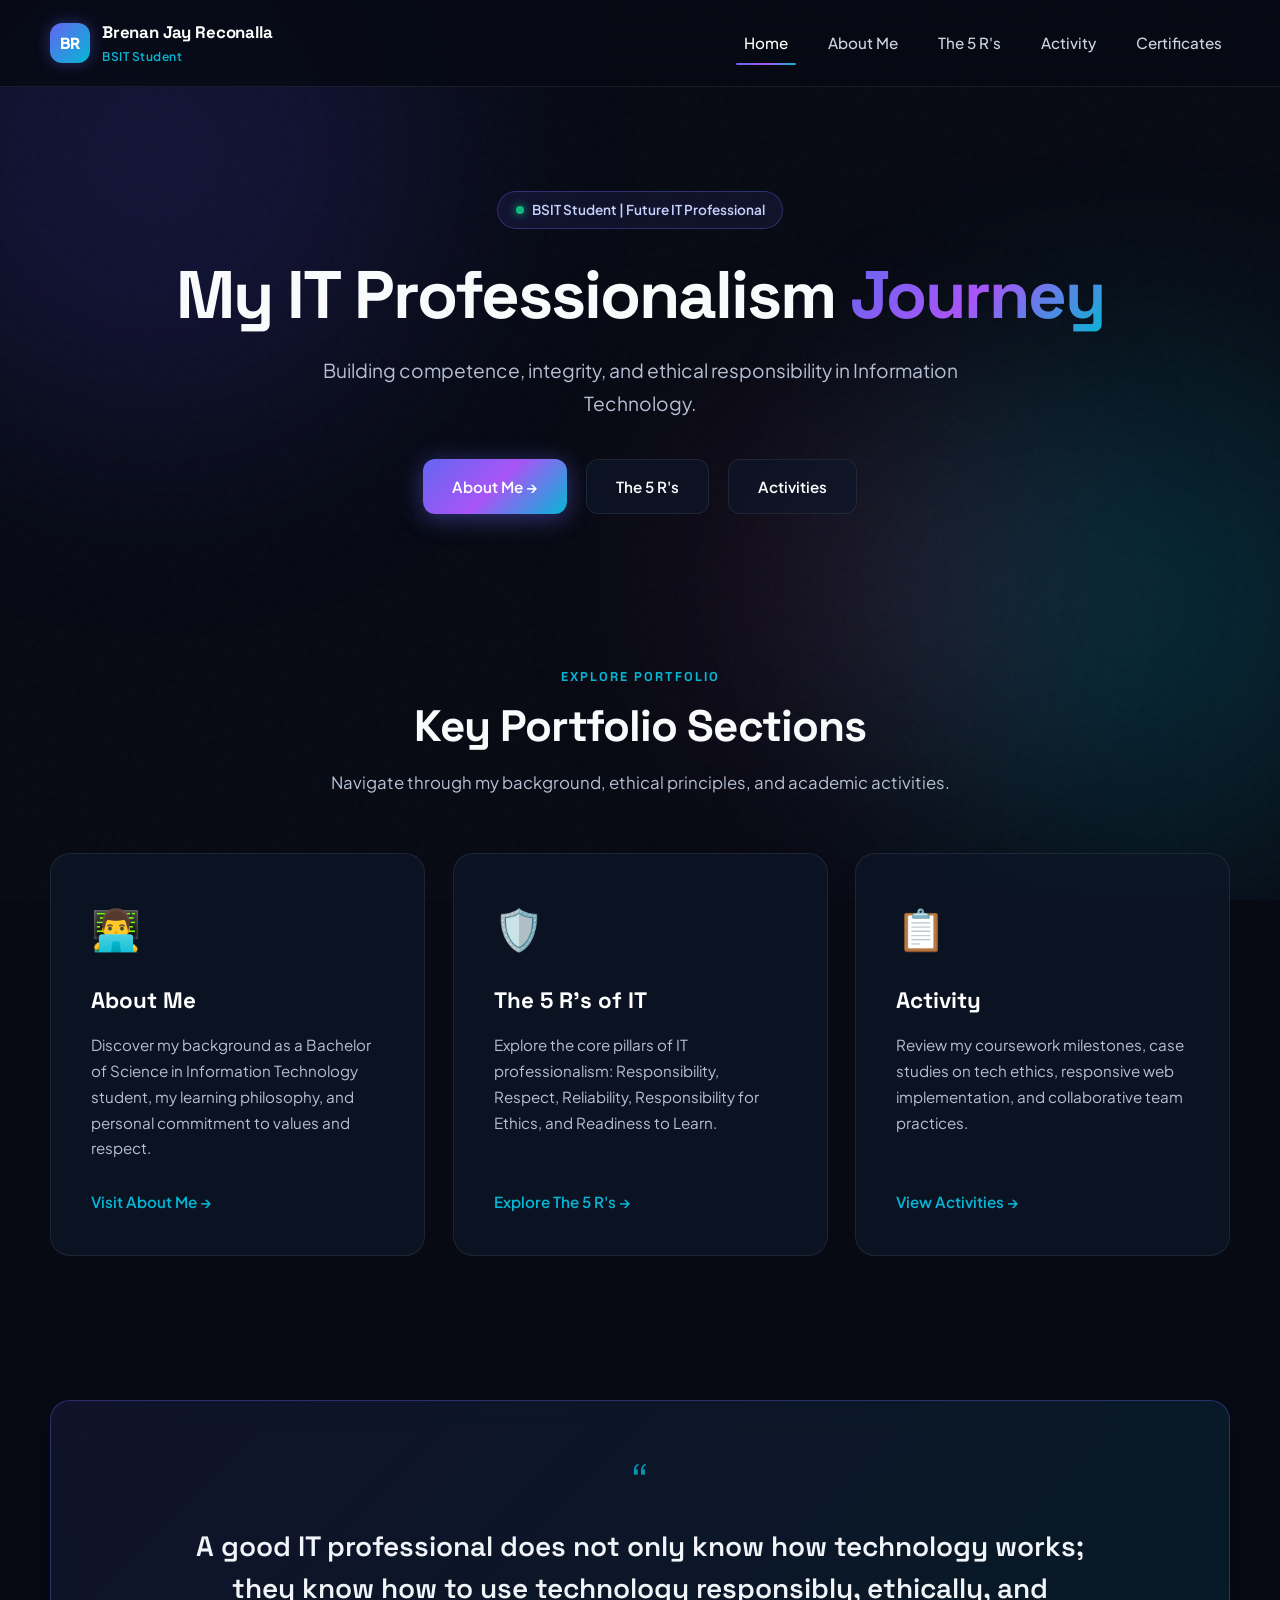
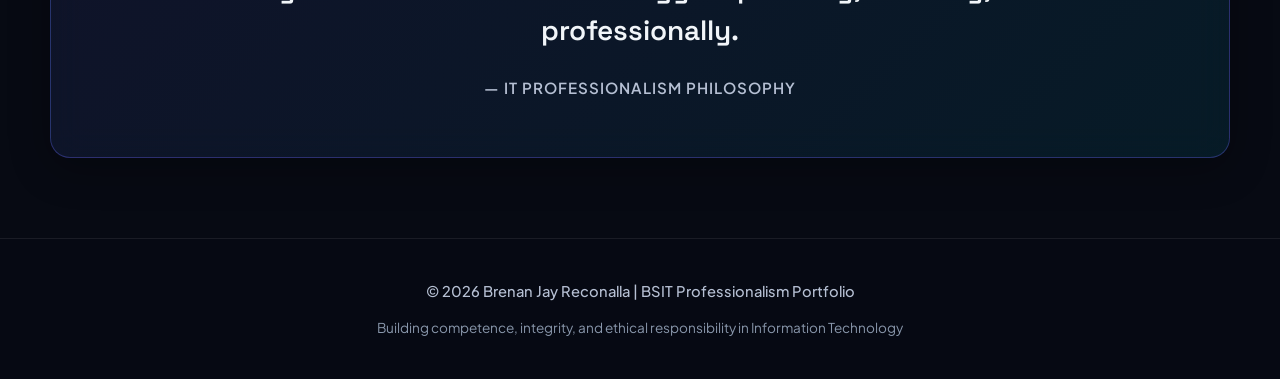
<file: index.html>
<!DOCTYPE html>
<html lang="en">
<head>
  <meta charset="UTF-8" />
  <meta name="viewport" content="width=device-width, initial-scale=1.0" />
  <title>Home | Brenan Jay Reconalla - IT Professionalism Journey</title>
  <meta name="description" content="Welcome to the IT Professionalism Portfolio of Brenan Jay Reconalla, BSIT student. Building competence, integrity, and ethical responsibility." />
  <meta name="theme-color" content="#070a13" />
  <link rel="icon" href="data:image/svg+xml,<svg xmlns=%22http://www.w3.org/2000/svg%22 viewBox=%220 0 100 100%22><text y=%22.9em%22 font-size=%2290%22>🎓</text></svg>" />

  <!-- Google Fonts Preconnect & Async Swap -->
  <link rel="preconnect" href="https://fonts.googleapis.com" />
  <link rel="preconnect" href="https://fonts.gstatic.com" crossorigin />
  <link rel="preload" as="style" href="https://fonts.googleapis.com/css2?family=Plus+Jakarta+Sans:wght@400;500;600;700;800&family=Space+Grotesk:wght@600;700&display=swap" />
  <link rel="stylesheet" href="https://fonts.googleapis.com/css2?family=Plus+Jakarta+Sans:wght@400;500;600;700;800&family=Space+Grotesk:wght@600;700&display=swap" media="print" onload="this.media='all'" />
  <noscript>
    <link rel="stylesheet" href="https://fonts.googleapis.com/css2?family=Plus+Jakarta+Sans:wght@400;500;600;700;800&family=Space+Grotesk:wght@600;700&display=swap" />
  </noscript>

  <!-- Shared Stylesheet -->
  <link rel="stylesheet" href="style.css" />
</head>
<body>

  <!-- Skip link for keyboard accessibility -->
  <a href="#main-content" class="skip-link">Skip to main content</a>

  <!-- Ambient Glow Background -->
  <div class="ambient-glow" aria-hidden="true">
    <div class="glow-sphere sphere-1"></div>
    <div class="glow-sphere sphere-2"></div>
    <div class="glow-sphere sphere-3"></div>
  </div>

  <div class="page-wrapper">
    <!-- Header & Navigation -->
    <header>
      <div class="container nav-container">
        <a href="index.html" class="brand" id="nav-brand" aria-label="Brenan Jay Reconalla - Home">
          <div class="brand-avatar" aria-hidden="true">BR</div>
          <div class="brand-info">
            <span class="brand-name">Brenan Jay Reconalla</span>
            <span class="brand-tag">BSIT Student</span>
          </div>
        </a>

        <button class="menu-toggle" id="menu-btn" type="button" aria-label="Open navigation menu" aria-expanded="false" aria-controls="nav-menu">
          <span aria-hidden="true">☰</span>
        </button>

        <nav aria-label="Main navigation">
          <ul class="nav-links" id="nav-menu">
            <li><a href="index.html" class="active" aria-current="page">Home</a></li>
            <li><a href="about.html">About Me</a></li>
            <li><a href="fivers.html">The 5 R's</a></li>
            <li><a href="activity.html">Activity</a></li>
            <li><a href="certificate.html">Certificates</a></li>
          </ul>
        </nav>
      </div>
    </header>

    <main id="main-content">
      <!-- Hero Section -->
      <section class="hero container">
        <div class="badge">
          <span class="badge-indicator" aria-hidden="true"></span>
          BSIT Student | Future IT Professional
        </div>
        <h1 class="hero-title">
          My IT Professionalism <span class="gradient-text">Journey</span>
        </h1>
        <p class="hero-subtitle">
          Building competence, integrity, and ethical responsibility in Information Technology.
        </p>
        <div class="hero-buttons">
          <a href="about.html" class="btn btn-primary" id="btn-hero-about">About Me &rarr;</a>
          <a href="fivers.html" class="btn btn-outline" id="btn-hero-fivers">The 5 R's</a>
          <a href="activity.html" class="btn btn-outline" id="btn-hero-activity">Activities</a>
        </div>
      </section>

      <!-- Portfolio Sections Overview -->
      <section class="section container">
        <div class="section-header">
          <span class="section-tag">Explore Portfolio</span>
          <h2 class="section-heading">Key Portfolio Sections</h2>
          <p class="section-desc">Navigate through my background, ethical principles, and academic activities.</p>
        </div>

        <div class="preview-grid">
          <!-- Card 1: About Me -->
          <article class="preview-card">
            <span class="preview-icon" aria-hidden="true">👨‍💻</span>
            <h3 class="preview-title">About Me</h3>
            <p class="preview-desc">
              Discover my background as a Bachelor of Science in Information Technology student, my learning philosophy, and personal commitment to values and respect.
            </p>
            <a href="about.html" class="preview-link" id="link-preview-about">Visit About Me &rarr;</a>
          </article>

          <!-- Card 2: The 5 R's -->
          <article class="preview-card">
            <span class="preview-icon" aria-hidden="true">🛡️</span>
            <h3 class="preview-title">The 5 R's of IT</h3>
            <p class="preview-desc">
              Explore the core pillars of IT professionalism: Responsibility, Respect, Reliability, Responsibility for Ethics, and Readiness to Learn.
            </p>
            <a href="fivers.html" class="preview-link" id="link-preview-fivers">Explore The 5 R's &rarr;</a>
          </article>

          <!-- Card 3: Activity -->
          <article class="preview-card">
            <span class="preview-icon" aria-hidden="true">📋</span>
            <h3 class="preview-title">Activity</h3>
            <p class="preview-desc">
              Review my coursework milestones, case studies on tech ethics, responsive web implementation, and collaborative team practices.
            </p>
            <a href="activity.html" class="preview-link" id="link-preview-activity">View Activities &rarr;</a>
          </article>
        </div>
      </section>

      <!-- Quote Banner Section -->
      <section class="quote-section container">
        <div class="quote-box">
          <div class="quote-icon" aria-hidden="true">&ldquo;</div>
          <blockquote class="quote-text">
            A good IT professional does not only know how technology works; they know how to use technology responsibly, ethically, and professionally.
          </blockquote>
          <p class="quote-author">&mdash; IT Professionalism Philosophy</p>
        </div>
      </section>
    </main>

    <!-- Footer -->
    <footer>
      <div class="container footer-content">
        <p class="footer-copy">&copy; 2026 Brenan Jay Reconalla | BSIT Professionalism Portfolio</p>
        <p class="footer-sub">Building competence, integrity, and ethical responsibility in Information Technology</p>
      </div>
    </footer>
  </div>

  <script>
    // Mobile navigation toggle with accessibility keyboard support
    const menuBtn = document.getElementById('menu-btn');
    const navMenu = document.getElementById('nav-menu');

    if (menuBtn && navMenu) {
      const toggleMenu = (open) => {
        const isOpen = open !== undefined ? open : !navMenu.classList.contains('show');
        navMenu.classList.toggle('show', isOpen);
        menuBtn.setAttribute('aria-expanded', String(isOpen));
        menuBtn.setAttribute('aria-label', isOpen ? 'Close navigation menu' : 'Open navigation menu');
      };

      menuBtn.addEventListener('click', () => toggleMenu());

      // Close menu on Escape key press
      document.addEventListener('keydown', (e) => {
        if (e.key === 'Escape' && navMenu.classList.contains('show')) {
          toggleMenu(false);
          menuBtn.focus();
        }
      });

      // Close menu when any nav link is clicked
      navMenu.querySelectorAll('a').forEach(link => {
        link.addEventListener('click', () => {
          if (navMenu.classList.contains('show')) {
            toggleMenu(false);
          }
        });
      });
    }
  </script>
</body>
</html>
</file>
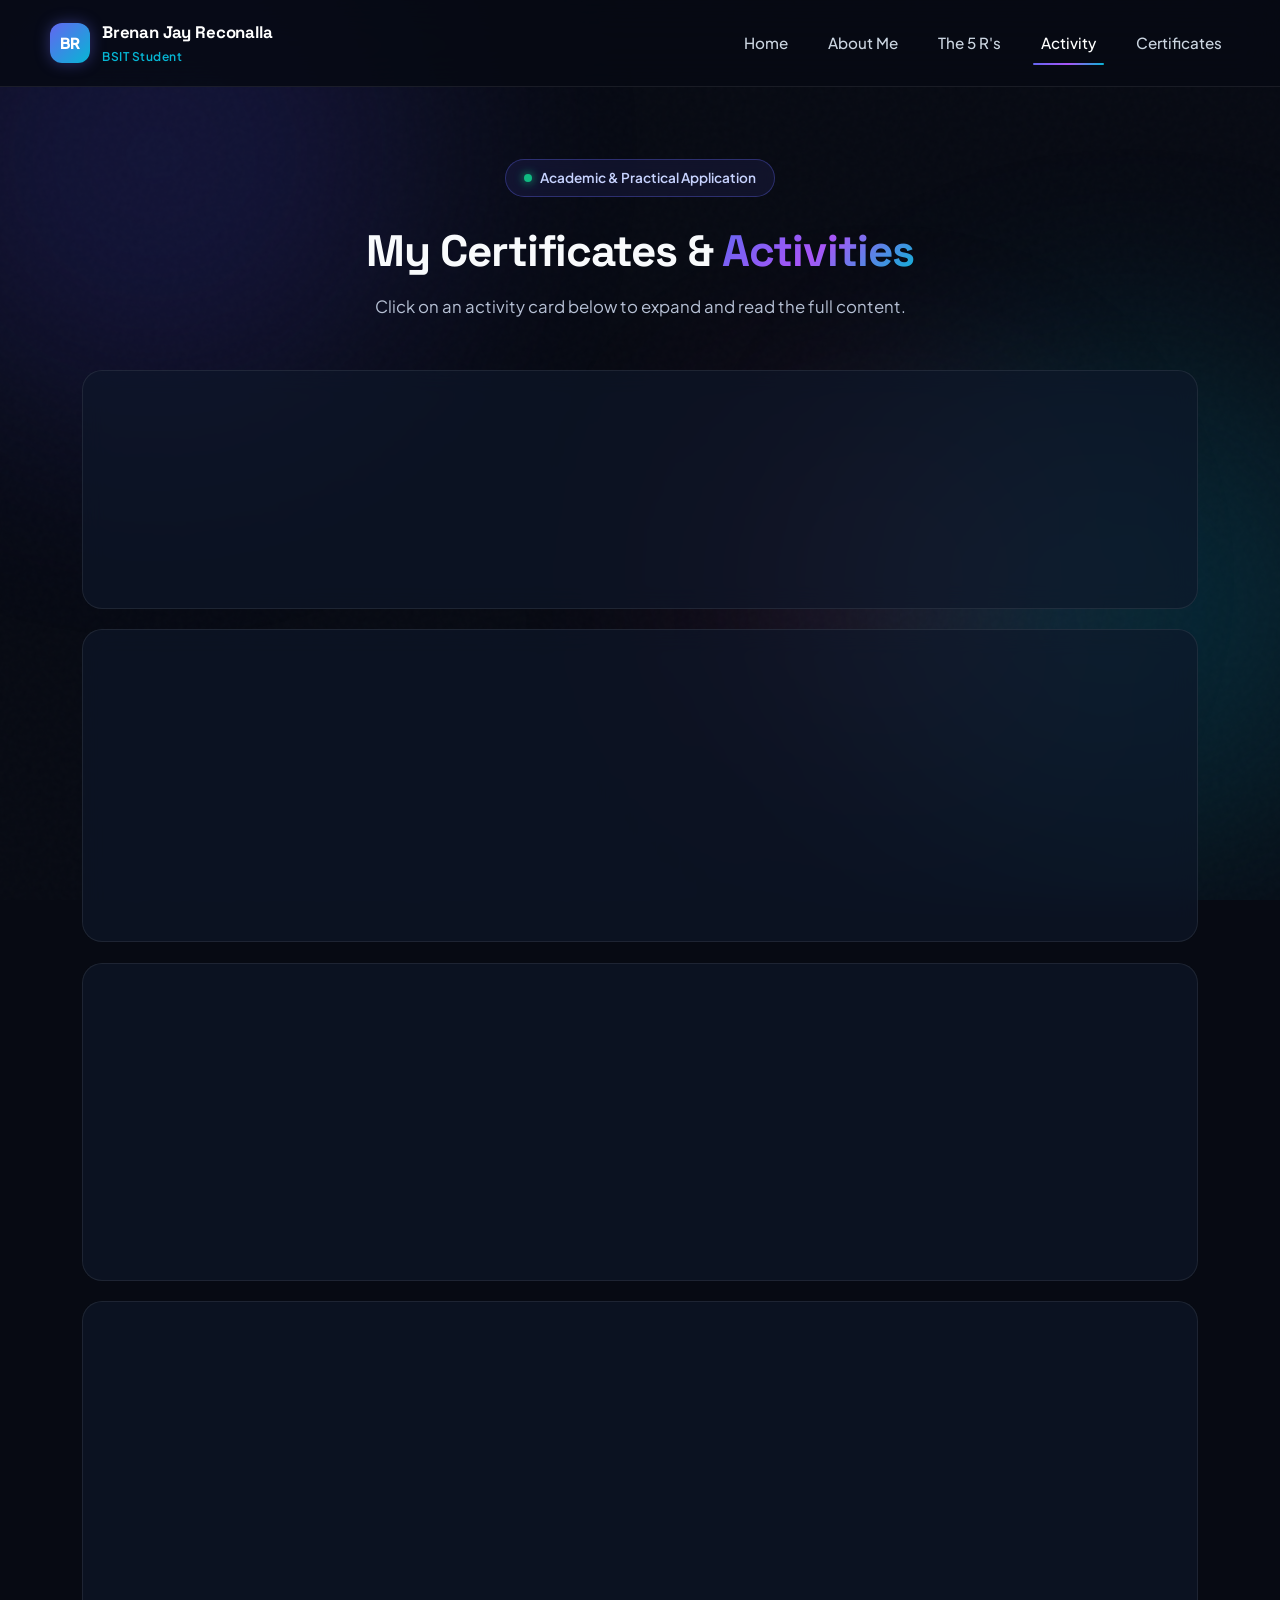
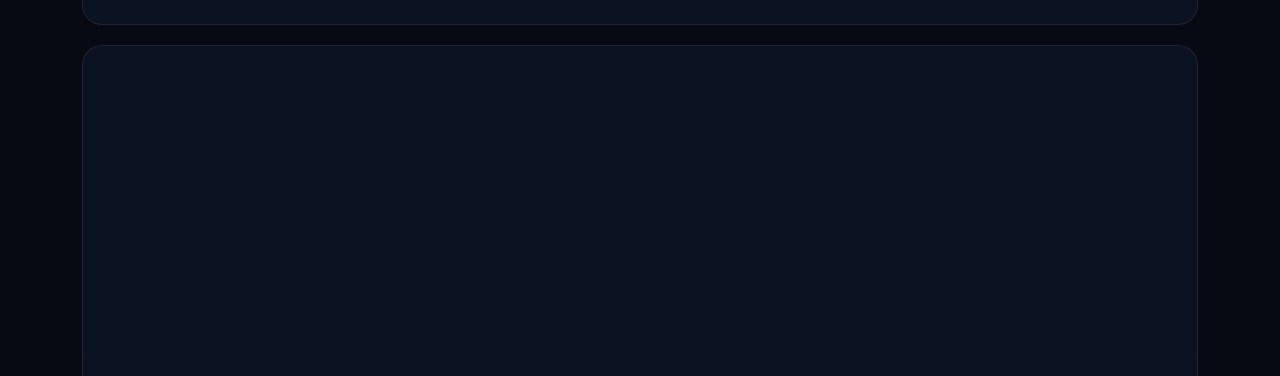
<file: activity.html>
<!DOCTYPE html>
<html lang="en">
<head>
  <meta charset="UTF-8" />
  <meta name="viewport" content="width=device-width, initial-scale=1.0" />
  <title>Activity | Brenan Jay Reconalla - IT Professionalism</title>
  <meta name="description" content="Academic activities and reflection papers by Brenan Jay Reconalla, BSIT student." />
  <meta name="theme-color" content="#070a13" />
  <link rel="icon" href="data:image/svg+xml,<svg xmlns=%22http://www.w3.org/2000/svg%22 viewBox=%220 0 100 100%22><text y=%22.9em%22 font-size=%2290%22>📋</text></svg>" />

  <!-- Google Fonts Preconnect & Async Swap -->
  <link rel="preconnect" href="https://fonts.googleapis.com" />
  <link rel="preconnect" href="https://fonts.gstatic.com" crossorigin />
  <link rel="preload" as="style" href="https://fonts.googleapis.com/css2?family=Plus+Jakarta+Sans:wght@400;500;600;700;800&family=Space+Grotesk:wght@600;700&family=Merriweather:wght@400;700&display=swap" />
  <link rel="stylesheet" href="https://fonts.googleapis.com/css2?family=Plus+Jakarta+Sans:wght@400;500;600;700;800&family=Space+Grotesk:wght@600;700&family=Merriweather:wght@400;700&display=swap" media="print" onload="this.media='all'" />
  <noscript>
    <link rel="stylesheet" href="https://fonts.googleapis.com/css2?family=Plus+Jakarta+Sans:wght@400;500;600;700;800&family=Space+Grotesk:wght@600;700&family=Merriweather:wght@400;700&display=swap" />
  </noscript>

  <link rel="stylesheet" href="style.css" />

  <style>
    /* ── Accordion / Expandable Activity ─────────────────────── */
    .activity-accordion {
      display: flex;
      flex-direction: column;
      gap: 1.25rem;
      margin-bottom: 3.5rem;
    }

    .accordion-item {
      background: var(--bg-surface);
      border: 1px solid var(--border);
      border-radius: var(--card-radius);
      overflow: hidden;
      backdrop-filter: blur(12px);
      transition: var(--transition);
    }

    .accordion-item.open {
      border-color: var(--border-accent);
      box-shadow: 0 15px 40px rgba(0, 0, 0, 0.4);
    }

    .accordion-trigger {
      width: 100%;
      background: none;
      border: none;
      cursor: pointer;
      padding: 2rem 2.25rem;
      display: flex;
      align-items: center;
      justify-content: space-between;
      gap: 1.5rem;
      text-align: left;
      transition: var(--transition);
    }

    .accordion-trigger:hover {
      background: rgba(255, 255, 255, 0.03);
    }

    .accordion-trigger-left {
      display: flex;
      flex-direction: column;
      gap: 0.4rem;
      flex: 1;
    }

    .accordion-label {
      font-size: 0.8rem;
      font-weight: 700;
      text-transform: uppercase;
      letter-spacing: 1.5px;
      color: var(--primary);
    }

    .accordion-title {
      font-family: 'Space Grotesk', sans-serif;
      font-size: 1.35rem;
      font-weight: 700;
      color: #fff;
    }

    .accordion-meta {
      font-size: 0.88rem;
      color: var(--text-muted);
      margin-top: 0.1rem;
    }

    .accordion-chevron {
      flex-shrink: 0;
      width: 40px;
      height: 40px;
      border-radius: 50%;
      background: rgba(99, 102, 241, 0.1);
      border: 1px solid rgba(99, 102, 241, 0.25);
      display: flex;
      align-items: center;
      justify-content: center;
      font-size: 1.1rem;
      color: #a5b4fc;
      transition: transform 0.35s ease, background 0.3s;
    }

    .accordion-item.open .accordion-chevron {
      transform: rotate(180deg);
      background: rgba(99, 102, 241, 0.2);
    }

    /* ── Document / Word-style Body ───────────────────────────── */
    .accordion-content {
      max-height: 0;
      overflow: hidden;
      transition: max-height 0.5s cubic-bezier(0.4, 0, 0.2, 1);
    }

    .accordion-item.open .accordion-content {
      max-height: 9999px;
    }

    .doc-wrapper {
      padding: 1.25rem 2.25rem 2.25rem;
      background: transparent;
    }

    .word-doc {
      background: #ffffff;
      color: #1a1a2e;
      border-radius: 10px;
      box-shadow:
        0 4px 6px rgba(0,0,0,0.25),
        0 20px 60px rgba(0,0,0,0.35);
      overflow: hidden;
    }

    /* Word-style toolbar */
    .word-toolbar {
      background: #f3f3f3;
      border-bottom: 1px solid #d1d1d1;
      padding: 0.6rem 1.25rem;
      display: flex;
      align-items: center;
      gap: 1rem;
    }

    .word-toolbar-dots {
      display: flex;
      gap: 6px;
    }

    .word-toolbar-dots span {
      width: 12px;
      height: 12px;
      border-radius: 50%;
      display: block;
    }

    .dot-red   { background: #ff5f57; }
    .dot-yellow{ background: #febc2e; }
    .dot-green { background: #28c840; }

    .word-toolbar-title {
      font-size: 0.8rem;
      color: #555;
      font-weight: 500;
      letter-spacing: 0.3px;
    }

    /* Word-style page */
    .word-page {
      padding: 3rem 4rem;
      font-family: 'Merriweather', Georgia, serif;
      line-height: 1.9;
      max-width: 900px;
      margin: 0 auto;
    }

    .word-doc-title {
      font-size: 1.65rem;
      font-weight: 700;
      text-align: center;
      color: #111;
      margin-bottom: 0.35rem;
      letter-spacing: -0.01em;
    }

    .word-doc-subtitle {
      font-size: 0.95rem;
      text-align: center;
      color: #555;
      margin-bottom: 0.25rem;
      font-style: italic;
    }

    .word-doc-divider {
      border: none;
      border-top: 2px solid #222;
      margin: 1.25rem 0 2rem;
    }

    .word-paragraph {
      font-size: 1rem;
      color: #1a1a2e;
      margin-bottom: 1.25rem;
      text-align: justify;
      text-indent: 2.5rem;
    }

    .word-section-heading {
      font-size: 1.1rem;
      font-weight: 700;
      color: #111;
      margin: 2rem 0 1rem;
      font-family: 'Space Grotesk', sans-serif;
      letter-spacing: -0.01em;
      border-left: 4px solid #6366f1;
      padding-left: 0.85rem;
    }

    .word-commitment-list {
      padding: 0;
      list-style: none;
      display: flex;
      flex-direction: column;
      gap: 1rem;
      margin-bottom: 1rem;
    }

    .word-commitment-item {
      background: #f8f8ff;
      border: 1px solid #e2e2ef;
      border-radius: 8px;
      padding: 1rem 1.25rem;
    }

    .word-commitment-item strong {
      display: block;
      color: #4338ca;
      font-family: 'Space Grotesk', sans-serif;
      margin-bottom: 0.3rem;
      font-size: 0.97rem;
    }

    .word-commitment-item p {
      font-size: 0.95rem;
      color: #333;
      margin: 0;
      text-indent: 0;
    }

    .word-signature {
      margin-top: 2.5rem;
      display: flex;
      flex-direction: column;
      align-items: flex-end;
      gap: 0.3rem;
      color: #444;
      font-size: 0.9rem;
      border-top: 1px solid #ddd;
      padding-top: 1.25rem;
    }

    .word-signature strong {
      font-family: 'Space Grotesk', sans-serif;
      color: #111;
    }

    /* ── Personal Commitment Cards ────────────────────────────── */
    .commitment-section {
      margin-bottom: 1rem;
    }

    .commitment-header {
      text-align: center;
      max-width: 720px;
      margin: 0 auto 2.5rem;
    }

    .commitment-grid {
      display: grid;
      grid-template-columns: repeat(auto-fit, minmax(280px, 1fr));
      gap: 1.75rem;
    }

    .commitment-card {
      background: var(--bg-surface);
      border: 1px solid var(--border);
      border-radius: var(--card-radius);
      padding: 2.25rem;
      transition: var(--transition);
      backdrop-filter: blur(12px);
      text-align: center;
      display: flex;
      flex-direction: column;
      align-items: center;
      gap: 1rem;
    }

    .commitment-card:hover {
      transform: translateY(-6px);
      border-color: var(--border-accent);
      box-shadow: 0 15px 35px rgba(0, 0, 0, 0.4);
    }

    .commitment-icon {
      font-size: 2.5rem;
      filter: drop-shadow(0 0 12px rgba(99, 102, 241, 0.4));
    }

    .commitment-card h3 {
      font-family: 'Space Grotesk', sans-serif;
      font-size: 1.15rem;
      font-weight: 700;
      color: #fff;
    }

    .commitment-card p {
      color: var(--text-muted);
      font-size: 0.95rem;
      line-height: 1.7;
    }

    @media (max-width: 700px) {
      .word-page { padding: 2rem 1.5rem; }
      .word-doc-title { font-size: 1.25rem; }
    }
  </style>
</head>
<body>

  <!-- Skip link for keyboard accessibility -->
  <a href="#main-content" class="skip-link">Skip to main content</a>

  <div class="ambient-glow" aria-hidden="true">
    <div class="glow-sphere sphere-1"></div>
    <div class="glow-sphere sphere-2"></div>
    <div class="glow-sphere sphere-3"></div>
  </div>

  <div class="page-wrapper">
    <!-- Header & Navigation -->
    <header>
      <div class="container nav-container">
        <a href="index.html" class="brand" id="nav-brand" aria-label="Brenan Jay Reconalla - Home">
          <div class="brand-avatar" aria-hidden="true">BR</div>
          <div class="brand-info">
            <span class="brand-name">Brenan Jay Reconalla</span>
            <span class="brand-tag">BSIT Student</span>
          </div>
        </a>

        <button class="menu-toggle" id="menu-btn" type="button" aria-label="Open navigation menu" aria-expanded="false" aria-controls="nav-menu">
          <span aria-hidden="true">☰</span>
        </button>

        <nav aria-label="Main navigation">
          <ul class="nav-links" id="nav-menu">
            <li><a href="index.html">Home</a></li>
            <li><a href="about.html">About Me</a></li>
            <li><a href="fivers.html">The 5 R's</a></li>
            <li><a href="activity.html" class="active" aria-current="page">Activity</a></li>
            <li><a href="certificate.html">Certificates</a></li>
          </ul>
        </nav>
      </div>
    </header>

    <main id="main-content">
      <!-- Page Header -->
      <section class="page-header container">
        <div class="badge">
          <span class="badge-indicator" aria-hidden="true"></span>
          Academic &amp; Practical Application
        </div>
        <h1 class="section-heading">My Certificates &amp; <span class="gradient-text">Activities</span></h1>
        <p class="section-desc">Click on an activity card below to expand and read the full content.</p>
      </section>

      <section class="container" style="padding-bottom: 5rem;">

        <!-- Accordion Activities -->
        <div class="activity-accordion">

          <!-- Activity: Reflection Paper -->
          <div class="accordion-item" id="accordion-reflection">
            <button class="accordion-trigger" type="button" aria-expanded="false" aria-controls="content-reflection" id="trigger-reflection">
              <div class="accordion-trigger-left">
                <span class="accordion-label">Activity &bull; Reflection Paper</span>
                <span class="accordion-title">Professionalism in Information Technology</span>
                <span class="accordion-meta">Personal reflection on ethical responsibilities in IT &mdash; Click to read</span>
              </div>
              <span class="accordion-chevron" aria-hidden="true">&#8964;</span>
            </button>

            <div class="accordion-content" id="content-reflection" role="region" aria-labelledby="trigger-reflection">
              <div class="doc-wrapper">
                <!-- Word-style Document -->
                <div class="word-doc">
                  <div class="word-toolbar">
                    <div class="word-toolbar-dots">
                      <span class="dot-red"></span>
                      <span class="dot-yellow"></span>
                      <span class="dot-green"></span>
                    </div>
                    <span class="word-toolbar-title">Reflection Paper — Professionalism in IT.docx</span>
                  </div>

                  <div class="word-page">
                    <h2 class="word-doc-title">Reflection Paper</h2>
                    <p class="word-doc-subtitle">Professionalism in Information Technology</p>
                    <p class="word-doc-subtitle">Brenan Jay Reconalla &nbsp;|&nbsp; BSIT Student</p>
                    <hr class="word-doc-divider" />

                    <p class="word-paragraph">For me, professionalism in Information Technology is not only about being good at coding, fixing computers, or working with networks and databases. It is also about being responsible, respectful, and doing the right thing. While studying this lecture, I learned that IT professionals often work with important information such as personal details, school records, business files, and other data. Because of this, having technical skills is not enough. We also need to know how to use technology properly and responsibly. Being a good IT professional means using our skills in a way that helps people and avoids causing problems.</p>

                    <p class="word-paragraph">Among the characteristics of a good IT practitioner, I think respect is one of my strengths. I try to listen to my classmates, teachers, and family when they need help with something related to technology. I also try to explain things in a simple way instead of making someone feel bad for not understanding. However, I know that I still need to improve when it comes to being reliable. Sometimes I underestimate how long a programming activity or school project will take, which leads me to work close to the deadline. I am trying to improve this by managing my time better and starting my tasks earlier. I know that being on time and doing your part is important, especially when working with a group.</p>

                    <p class="word-paragraph">Keeping information private is also an important part of being an IT professional. IT workers sometimes have access to passwords, student information, employee records, and other private files. We should not look at or share information that we are not supposed to access. Having access to someone's information does not mean we have the right to use it. We should keep passwords safe, follow the rules of the organization, and ask for permission before sharing private information. This helps protect people and prevents problems caused by the misuse of information.</p>

                    <p class="word-paragraph">I can show professionalism in school, especially when working on group programming projects. If we encounter bugs or problems, I should not blame my teammates. Instead, I should focus on my assigned work, communicate with the group, and help find a solution. If I make a mistake in a future job, such as changing something incorrectly in a system or deleting important data, I should be honest about it and inform the person in charge. Hiding the mistake could make the problem worse.</p>

                    <p class="word-paragraph">If I noticed that someone was not keeping their password private, I would not try to use their account or share their password with anyone. I would remind them to keep their password safe and not give it to other people. As an IT student, I should understand that passwords and other personal information should be kept private. Simple actions like this can help prevent problems with someone's account.</p>

                    <p class="word-paragraph">I also learned that being professional applies to how I act online. As an IT student, I should be careful about what I post, comment, and share on social media. I should avoid posting things that could cause problems for me or other people. I should also be careful when sharing school or work-related information. The way I act online is also part of how people see me, so I need to think before I post something.</p>

                    <p class="word-paragraph">Technology is always changing, so I know that I still have a lot to learn. New programming languages, software, cybersecurity issues, and other technologies continue to develop. I want to keep improving my skills even after I graduate. I plan to learn more about programming, cybersecurity, and other areas of IT through school, online resources, and personal projects. I know I will not learn everything at once, but I want to keep learning and improving as I become a better IT professional.</p>

                    <h3 class="word-section-heading">Personal Commitment</h3>
                    <p class="word-paragraph" style="text-indent:0">As a future IT professional, I commit myself to:</p>

                    <ul class="word-commitment-list">
                      <li class="word-commitment-item">
                        <strong>1. Continuous Learning</strong>
                        <p>I will dedicate myself to earning relevant certifications, reading technical documentation, and staying updated with emerging technologies.</p>
                      </li>
                      <li class="word-commitment-item">
                        <strong>2. Ethical Standards</strong>
                        <p>I will uphold ethical standards by protecting confidential information, respecting intellectual property, and refusing to engage in software piracy or plagiarism.</p>
                      </li>
                      <li class="word-commitment-item">
                        <strong>3. Accountability and Reliability</strong>
                        <p>I will practice accountability and reliability by meeting deadlines, communicating honestly with my team, and taking ownership of both my successes and my mistakes.</p>
                      </li>
                    </ul>

                    <div class="word-signature">
                      <strong>Brenan Jay Reconalla</strong>
                      <span>Bachelor of Science in Information Technology</span>
                    </div>
                  </div><!-- end .word-page -->
                </div><!-- end .word-doc -->
              </div><!-- end .doc-wrapper -->
            </div><!-- end .accordion-content -->
          </div><!-- end .accordion-item -->


          <!-- Activity: Application Letter -->
          <div class="accordion-item" id="accordion-application-letter">
            <button class="accordion-trigger" type="button" aria-expanded="false" aria-controls="content-application-letter" id="trigger-application-letter">
              <div class="accordion-trigger-left">
                <span class="accordion-label">Activity &bull; Application Letter</span>
                <span class="accordion-title">Application for Data Encoder &mdash; DPWH</span>
                <span class="accordion-meta">Formal application letter for government position &mdash; Click to read</span>
              </div>
              <span class="accordion-chevron" aria-hidden="true">&#8964;</span>
            </button>

            <div class="accordion-content" id="content-application-letter" role="region" aria-labelledby="trigger-application-letter">
              <div class="doc-wrapper">
                <div class="word-doc">
                  <div class="word-toolbar">
                    <div class="word-toolbar-dots">
                      <span class="dot-red"></span>
                      <span class="dot-yellow"></span>
                      <span class="dot-green"></span>
                    </div>
                    <span class="word-toolbar-title">Application Letter — Data Encoder DPWH.docx</span>
                  </div>

                  <div class="word-page">
                    <p class="word-paragraph" style="text-indent:0; text-align:center; font-weight:700; font-size:1.1rem; margin-bottom:0.15rem;">BRENAN JAY RECONALLA</p>
                    <p class="word-paragraph" style="text-indent:0; text-align:center; margin-bottom:0.15rem; font-size:0.93rem;">Poblacion, Dinas, Zamboanga del Sur</p>
                    <p class="word-paragraph" style="text-indent:0; text-align:center; margin-bottom:1.5rem; font-size:0.93rem;">09123456789 | brenanjay.reconalla@gmail.com</p>

                    <p class="word-paragraph" style="text-indent:0; margin-bottom:1.5rem;">September 25, 2026</p>

                    <p class="word-paragraph" style="text-indent:0; margin-bottom:0.1rem;"><strong>The District Engineer</strong></p>
                    <p class="word-paragraph" style="text-indent:0; margin-bottom:0.1rem;">Department of Public Works and Highways</p>
                    <p class="word-paragraph" style="text-indent:0; margin-bottom:0.1rem;">Zamboanga del Sur 2nd District Engineering Office</p>
                    <p class="word-paragraph" style="text-indent:0; margin-bottom:1.5rem;">Pagadian City, Zamboanga del Sur</p>

                    <p class="word-paragraph" style="text-indent:0; margin-bottom:1.25rem;">Dear Sir/Madam:</p>

                    <p class="word-paragraph">I am writing to apply for the position of Data Encoder in your esteemed office. I am a 4th year BS Information Technology student at J.H. Cerilles State College, and I believe my technical background and skills make me a strong candidate for this role.</p>

                    <p class="word-paragraph">I have two years of experience working with the Bureau of Fire Protection (BFP), where I was able to develop and strengthen my skills in data encoding, record-keeping, and office documentation. This experience has equipped me with the accuracy, attention to detail, and work discipline required to handle encoding tasks efficiently and reliably.</p>

                    <p class="word-paragraph">I am fully committed to undergoing any necessary training required for this position and am dedicated to performing my duties diligently and responsibly once hired. I am confident in my ability to adapt quickly, follow instructions carefully, and contribute positively to the productivity of your office.</p>

                    <p class="word-paragraph">Attached to this letter are my resume, transcript of records, and certificate of employment for your reference and evaluation. I am also willing to be interviewed at your most convenient time. Thank you very much for considering my application.</p>

                    <p class="word-paragraph" style="text-indent:0; margin-top:2rem; margin-bottom:0.25rem;">Respectfully yours,</p>

                    <div class="word-signature">
                      <strong>BRENAN JAY RECONALLA</strong>
                      <span>Applicant</span>
                    </div>
                  </div><!-- end .word-page -->
                </div><!-- end .word-doc -->
              </div><!-- end .doc-wrapper -->
            </div><!-- end .accordion-content -->
          </div><!-- end .accordion-item -->


          <!-- Activity: Soft Skills Seminar Reflection -->
          <div class="accordion-item" id="accordion-soft-skills">
            <button class="accordion-trigger" type="button" aria-expanded="false" aria-controls="content-soft-skills" id="trigger-soft-skills">
              <div class="accordion-trigger-left">
                <span class="accordion-label">Activity &bull; Reflection Paper</span>
                <span class="accordion-title">Soft Skills Seminar</span>
                <span class="accordion-meta">Personal reflection on communication, teamwork, and professional growth &mdash; Click to read</span>
              </div>
              <span class="accordion-chevron" aria-hidden="true">&#8964;</span>
            </button>

            <div class="accordion-content" id="content-soft-skills" role="region" aria-labelledby="trigger-soft-skills">
              <div class="doc-wrapper">
                <div class="word-doc">
                  <div class="word-toolbar">
                    <div class="word-toolbar-dots">
                      <span class="dot-red"></span>
                      <span class="dot-yellow"></span>
                      <span class="dot-green"></span>
                    </div>
                    <span class="word-toolbar-title">Reflection Paper — Soft Skills Seminar.docx</span>
                  </div>

                  <div class="word-page">
                    <h2 class="word-doc-title">Reflection Paper</h2>
                    <p class="word-doc-subtitle">Soft Skills Seminar</p>
                    <p class="word-doc-subtitle">Brenan Jay Reconalla &nbsp;|&nbsp; BSIT Student</p>
                    <hr class="word-doc-divider" />

                    <p class="word-paragraph">Attending the Soft Skills Seminar held at the JHCSC Library AVR was an experience that genuinely opened my eyes to aspects of professional life that I had not fully appreciated before. As an Information Technology student, I have always focused on learning technical skills such as programming, networking, and database management. While those skills are essential, this seminar helped me realize that technical ability alone is not enough to build a successful career. The way we communicate, collaborate, manage our time, and present ourselves to others matters just as much, if not more, than our knowledge of code or hardware.</p>

                    <p class="word-paragraph">One of the most impactful topics discussed during the seminar was effective communication. The speakers emphasized that communication is not only about speaking clearly; it is also about listening actively, understanding the perspective of the other person, and responding with empathy. This struck me because I have experienced situations in school where misunderstandings within our group led to confusion and wasted time on projects. Looking back, many of those issues could have been avoided if we had practiced better communication habits, such as confirming instructions, asking clarifying questions, and giving constructive feedback instead of criticism. I now understand that effective communication is a skill that needs to be developed intentionally, and I am committed to improving it in both my academic and personal interactions.</p>

                    <p class="word-paragraph">Another topic that resonated deeply with me was teamwork and collaboration. In the IT field, most projects are accomplished by teams rather than individuals. The seminar helped me appreciate that being a good team member does not mean doing everything yourself or simply agreeing with what everyone says. It means contributing your strengths, respecting the contributions of others, and being willing to compromise when necessary for the benefit of the group. During my time working with the Bureau of Fire Protection, I witnessed firsthand how a well-coordinated team can accomplish tasks quickly and efficiently, while a disconnected group struggles even with simple assignments. I want to carry that lesson forward and become someone my future teammates can rely on and trust.</p>

                    <p class="word-paragraph">Time management was also discussed extensively during the seminar, and I must admit that this is an area where I still struggle. There have been many instances where I underestimated the time required for programming assignments and found myself rushing to meet deadlines. The seminar provided practical strategies for managing time more effectively, such as breaking tasks into smaller steps, setting personal deadlines ahead of actual deadlines, and eliminating distractions during focused work sessions. These techniques are simple in theory, but I recognize that applying them consistently requires discipline and self-awareness. I have already started using a task list to organize my daily responsibilities, and while it is still a work in progress, I can see the positive impact it is having on my productivity.</p>

                    <p class="word-paragraph">The seminar also touched on adaptability and emotional intelligence. In the modern workplace, change is constant, and the ability to adapt to new environments, tools, and expectations is critical. Emotional intelligence, which includes understanding and managing one's own emotions while being sensitive to the feelings of others, plays a significant role in maintaining positive working relationships. I realized that being technically competent but emotionally unaware can lead to conflicts and missed opportunities. As someone who aspires to work in a professional IT environment, I need to cultivate both my technical expertise and my interpersonal awareness.</p>

                    <p class="word-paragraph">Perhaps the most important takeaway from the entire seminar was the idea that soft skills are not secondary to hard skills; they are complementary. An IT professional who can write clean code but cannot explain their work to a client, collaborate with a designer, or handle constructive criticism will always face limitations. On the other hand, someone who combines strong technical knowledge with excellent communication, leadership, and problem-solving abilities will stand out in any organization.</p>

                    <p class="word-paragraph">This seminar has inspired me to view my education more holistically. I now understand that preparing for the IT industry is not only about earning certifications and mastering programming languages. It is equally about developing the interpersonal and professional skills that will allow me to work effectively with others, present myself with confidence, and contribute meaningfully to any team or organization I become part of. I am grateful for the opportunity to have attended this event, and I am committed to applying the lessons I have learned as I continue on my journey toward becoming a well-rounded IT professional.</p>

                    <div class="word-signature">
                      <strong>Brenan Jay Reconalla</strong>
                      <span>Bachelor of Science in Information Technology</span>
                    </div>
                  </div><!-- end .word-page -->
                </div><!-- end .word-doc -->
              </div><!-- end .doc-wrapper -->
            </div><!-- end .accordion-content -->
          </div><!-- end .accordion-item -->


          <!-- Activity: AI Literacy Reflection -->
          <div class="accordion-item" id="accordion-ai-literacy">
            <button class="accordion-trigger" type="button" aria-expanded="false" aria-controls="content-ai-literacy" id="trigger-ai-literacy">
              <div class="accordion-trigger-left">
                <span class="accordion-label">Activity &bull; Reflection Paper</span>
                <span class="accordion-title">Introduction to AI Literacy and Responsible Use</span>
                <span class="accordion-meta">Personal reflection on understanding AI and using it ethically &mdash; Click to read</span>
              </div>
              <span class="accordion-chevron" aria-hidden="true">&#8964;</span>
            </button>

            <div class="accordion-content" id="content-ai-literacy" role="region" aria-labelledby="trigger-ai-literacy">
              <div class="doc-wrapper">
                <div class="word-doc">
                  <div class="word-toolbar">
                    <div class="word-toolbar-dots">
                      <span class="dot-red"></span>
                      <span class="dot-yellow"></span>
                      <span class="dot-green"></span>
                    </div>
                    <span class="word-toolbar-title">Reflection Paper — AI Literacy and Responsible Use.docx</span>
                  </div>

                  <div class="word-page">
                    <h2 class="word-doc-title">Reflection Paper</h2>
                    <p class="word-doc-subtitle">Introduction to AI Literacy and Responsible Use</p>
                    <p class="word-doc-subtitle">Brenan Jay Reconalla &nbsp;|&nbsp; BSIT Student</p>
                    <hr class="word-doc-divider" />

                    <p class="word-paragraph">The seminar on Introduction to AI Literacy and Responsible Use gave me a much deeper understanding of what artificial intelligence really is and, more importantly, how it should be used with care and responsibility. Before attending, I already had a general idea of AI through tools like ChatGPT, Gemini, and various AI-powered applications that I have used for schoolwork and personal tasks. However, I quickly realized during the seminar that my understanding was only surface-level. AI is not just a convenient tool for generating text or answering questions; it is a rapidly evolving technology that is reshaping industries, influencing decision-making, and raising serious ethical questions that we, as future IT professionals, must be prepared to address.</p>

                    <p class="word-paragraph">One of the key concepts discussed in the seminar was AI literacy itself. AI literacy goes beyond knowing how to use AI tools. It means understanding how AI systems work at a fundamental level, recognizing their capabilities and limitations, and being able to evaluate whether the output they produce is accurate, biased, or potentially harmful. The speakers explained that AI models are trained on massive datasets collected from the internet, which means they can reflect the biases, inaccuracies, and prejudices present in that data. This was an important realization for me. When I use AI to help with research or to generate ideas, I should never accept its output at face value. I need to verify the information, think critically about the results, and understand that AI can be confidently wrong. This critical thinking aspect of AI literacy is something I intend to practice consistently moving forward.</p>

                    <p class="word-paragraph">The topic of responsible use was equally eye-opening. The seminar emphasized that just because AI can do something does not mean it should be used that way. For example, using AI to complete an entire academic paper without any personal effort or critical thinking is a form of academic dishonesty. Similarly, using AI-generated content without disclosure in professional settings can lead to issues of trust, credibility, and even legal consequences. The speakers encouraged us to think of AI as an assistant rather than a replacement for our own thinking and creativity. I found this perspective very helpful because it clarified the line between productive AI use and misuse. AI should enhance our capabilities, help us work more efficiently, and support our learning, but it should not replace the effort, originality, and ethical judgment that define genuine competence.</p>

                    <p class="word-paragraph">Another important discussion point was the ethical implications of AI in society. AI is being used in healthcare for diagnosis, in law enforcement for surveillance, in hiring for screening candidates, and in education for personalized learning. While these applications offer tremendous benefits, they also carry risks. An AI system used in hiring could unfairly exclude qualified candidates due to biased training data. A facial recognition system could disproportionately misidentify individuals from certain ethnic groups. These examples highlighted for me the importance of transparency, accountability, and fairness in AI development and deployment. As someone studying IT, I have a responsibility to understand these issues not just as theoretical concepts but as real-world challenges that I may encounter in my career.</p>

                    <p class="word-paragraph">The seminar also addressed the concept of data privacy in the context of AI. Many AI tools collect and process user data to improve their services and personalize experiences. However, users are often unaware of how their data is being used, stored, or shared. I learned that being AI-literate also means being aware of the data I provide to these systems and understanding the privacy policies and terms of service that govern their use. This knowledge is especially relevant for IT professionals who may be responsible for implementing or managing AI systems that handle sensitive personal information.</p>

                    <p class="word-paragraph">Reflecting on the entire seminar, I believe that AI literacy and responsible use are no longer optional skills for IT students; they are essential competencies. The technology landscape is changing faster than ever, and AI is at the center of that transformation. Understanding how to use AI responsibly, recognizing its potential for both benefit and harm, and committing to ethical practices will define the kind of IT professional I want to become. I do not want to be someone who simply uses AI without understanding it. I want to be someone who can guide others in using AI wisely, advocate for fairness and transparency, and contribute to a future where technology serves everyone equitably.</p>

                    <p class="word-paragraph">This seminar has strengthened my resolve to approach AI not just as a user but as a responsible and informed practitioner. I am grateful for the insights shared during the event, and I am committed to integrating the principles of AI literacy and responsible use into both my academic work and my future professional practice.</p>

                    <div class="word-signature">
                      <strong>Brenan Jay Reconalla</strong>
                      <span>Bachelor of Science in Information Technology</span>
                    </div>
                  </div><!-- end .word-page -->
                </div><!-- end .word-doc -->
              </div><!-- end .doc-wrapper -->
            </div><!-- end .accordion-content -->
          </div><!-- end .accordion-item -->


          <!-- Activity: Cloud Computing & Microsoft Credentials Reflection -->
          <div class="accordion-item" id="accordion-cloud-credentials">
            <button class="accordion-trigger" type="button" aria-expanded="false" aria-controls="content-cloud-credentials" id="trigger-cloud-credentials">
              <div class="accordion-trigger-left">
                <span class="accordion-label">Activity &bull; Reflection Paper</span>
                <span class="accordion-title">Building Your IT Career: Opportunities in Cloud Computing and Microsoft Credentials</span>
                <span class="accordion-meta">Personal reflection on seminar conducted by Ms. Mizel Narag &mdash; Click to read</span>
              </div>
              <span class="accordion-chevron" aria-hidden="true">&#8964;</span>
            </button>

            <div class="accordion-content" id="content-cloud-credentials" role="region" aria-labelledby="trigger-cloud-credentials">
              <div class="doc-wrapper">
                <div class="word-doc">
                  <div class="word-toolbar">
                    <div class="word-toolbar-dots">
                      <span class="dot-red"></span>
                      <span class="dot-yellow"></span>
                      <span class="dot-green"></span>
                    </div>
                    <span class="word-toolbar-title">Reflection Paper — Opportunities in Cloud Computing and Microsoft Credentials.docx</span>
                  </div>

                  <div class="word-page">
                    <h2 class="word-doc-title">Reflection Paper</h2>
                    <p class="word-doc-subtitle">Building Your IT Career: Opportunities in Cloud Computing and Microsoft Credentials</p>
                    <p class="word-doc-subtitle">Resource Speaker: Ms. Mizel Narag</p>
                    <p class="word-doc-subtitle">Brenan Jay Reconalla &nbsp;|&nbsp; BSIT Student</p>
                    <hr class="word-doc-divider" />

                    <p class="word-paragraph">Attending the seminar “Building Your IT Career: Opportunities in Cloud Computing and Microsoft Credentials,” conducted by Ms. Mizel Narag, helped me understand the importance of continuous learning and preparation as an Information Technology student. I learned that having technical knowledge is important, but we also need to develop our skills and gain experience to prepare for our future careers.</p>

                    <p class="word-paragraph">One of the most important lessons I learned from the seminar is that the IT industry continues to grow, and we need to keep learning new technologies. As a BSIT student, I should not depend only on what I learn in school. I also need to explore new tools, practice my skills, and stay updated with changes in technology. This will help me become more prepared for the challenges of working in the IT industry.</p>

                    <p class="word-paragraph">I also gained new insights about cloud computing and its career opportunities. Before attending the seminar, I knew that cloud computing involved storing and accessing data through the internet. However, I learned that it also supports different business operations, application development, data management, and online services. It offers career opportunities in areas such as cloud engineering, cloud administration, and cloud solutions development. This made me more interested in learning how cloud technology works and how it is used in real-world situations.</p>

                    <p class="word-paragraph">Another important lesson was the value of Microsoft certifications and credentials. These certifications help IT professionals demonstrate their knowledge and skills in specific technologies. They also help strengthen a person's resume and show employers a commitment to professional development. As a student, I believe that earning relevant certifications in the future will help me build my confidence and improve my career opportunities. However, I also understand that certifications should be supported by practical skills and actual experience.</p>

                    <p class="word-paragraph">After attending the seminar, I became interested in developing my skills in Microsoft Azure, cloud computing, and basic cloud administration. I want to understand how to create and manage cloud resources, store data securely, and deploy applications using cloud services. I plan to begin with the fundamentals, practice through available learning platforms, and work on small projects to apply what I learn. These steps will help me improve my technical knowledge and prepare for more advanced topics.</p>

                    <p class="word-paragraph">I also plan to apply the knowledge I gained by taking my studies more seriously and making time for self-learning. I will continue practicing programming, exploring different IT tools, and improving my problem-solving skills. I will also look for opportunities to earn certifications and gain practical experience. I believe that preparing for my future career requires patience, effort, and a willingness to learn from mistakes.</p>

                    <p class="word-paragraph">Regarding the possibility of applying directly to Microsoft after graduation, I believe it is worth considering because it offers opportunities to work with advanced technologies and learn from experienced professionals. However, I also understand that working for a large technology company requires strong technical skills, good communication, problem-solving abilities, and proper preparation. Before applying, I need to strengthen my knowledge of cloud computing, build projects for my portfolio, improve my resume, and work toward relevant certifications. I should also research the qualifications required for the positions I want to pursue. Even if I do not immediately qualify for a position at Microsoft, I will continue developing my skills and consider other IT opportunities that will help me gain experience.</p>

                    <p class="word-paragraph">Overall, the seminar inspired me to take greater responsibility for my learning and future career. It helped me understand that becoming an IT professional requires more than earning a degree. I need to develop practical skills, gain relevant experience, and continue learning as technology changes. As I continue my journey as a BSIT student, I will use these lessons to guide my preparation and work toward becoming a skilled and responsible IT professional.</p>

                    <div class="word-signature">
                      <strong>Brenan Jay Reconalla</strong>
                      <span>Bachelor of Science in Information Technology</span>
                    </div>
                  </div><!-- end .word-page -->
                </div><!-- end .word-doc -->
              </div><!-- end .doc-wrapper -->
            </div><!-- end .accordion-content -->
          </div><!-- end .accordion-item -->

        </div><!-- end .activity-accordion -->

        <!-- Nav Buttons -->
        <div style="text-align: center; display: flex; justify-content: center; gap: 1rem; flex-wrap: wrap; margin-top: 1rem;">
          <a href="index.html" class="btn btn-outline">&larr; Back to Home</a>
          <a href="certificate.html" class="btn btn-primary">View Certificates &rarr;</a>
        </div>

      </section>

      <!-- Quote Banner -->
      <section class="quote-section container">
        <div class="quote-box">
          <div class="quote-icon" aria-hidden="true">&ldquo;</div>
          <blockquote class="quote-text">
            A good IT professional does not only know how technology works; they know how to use technology responsibly, ethically, and professionally.
          </blockquote>
          <p class="quote-author">&mdash; IT Professionalism Philosophy</p>
        </div>
      </section>
    </main>

    <footer>
      <div class="container footer-content">
        <p class="footer-copy">&copy; 2026 Brenan Jay Reconalla | BSIT Professionalism Portfolio</p>
        <p class="footer-sub">Building competence, integrity, and ethical responsibility in Information Technology</p>
      </div>
    </footer>
  </div>

  <script>
    // Mobile nav toggle with accessibility keyboard support
    const menuBtn = document.getElementById('menu-btn');
    const navMenu = document.getElementById('nav-menu');

    if (menuBtn && navMenu) {
      const toggleMenu = (open) => {
        const isOpen = open !== undefined ? open : !navMenu.classList.contains('show');
        navMenu.classList.toggle('show', isOpen);
        menuBtn.setAttribute('aria-expanded', String(isOpen));
        menuBtn.setAttribute('aria-label', isOpen ? 'Close navigation menu' : 'Open navigation menu');
      };

      menuBtn.addEventListener('click', () => toggleMenu());

      // Close menu on Escape key press
      document.addEventListener('keydown', (e) => {
        if (e.key === 'Escape' && navMenu.classList.contains('show')) {
          toggleMenu(false);
          menuBtn.focus();
        }
      });

      // Close menu when any nav link is clicked
      navMenu.querySelectorAll('a').forEach(link => {
        link.addEventListener('click', () => {
          if (navMenu.classList.contains('show')) {
            toggleMenu(false);
          }
        });
      });
    }

    // Accordion expand/collapse
    document.querySelectorAll('.accordion-trigger').forEach(trigger => {
      trigger.addEventListener('click', () => {
        const item = trigger.closest('.accordion-item');
        const isOpen = item.classList.contains('open');

        // Close all
        document.querySelectorAll('.accordion-item').forEach(el => {
          el.classList.remove('open');
          el.querySelector('.accordion-trigger').setAttribute('aria-expanded', 'false');
        });

        // Open clicked if it was closed
        if (!isOpen) {
          item.classList.add('open');
          trigger.setAttribute('aria-expanded', 'true');
          // Smooth scroll into view after expansion begins
          setTimeout(() => {
            item.scrollIntoView({ behavior: 'smooth', block: 'start' });
          }, 100);
        }
      });
    });
  </script>
</body>
</html>
</file>
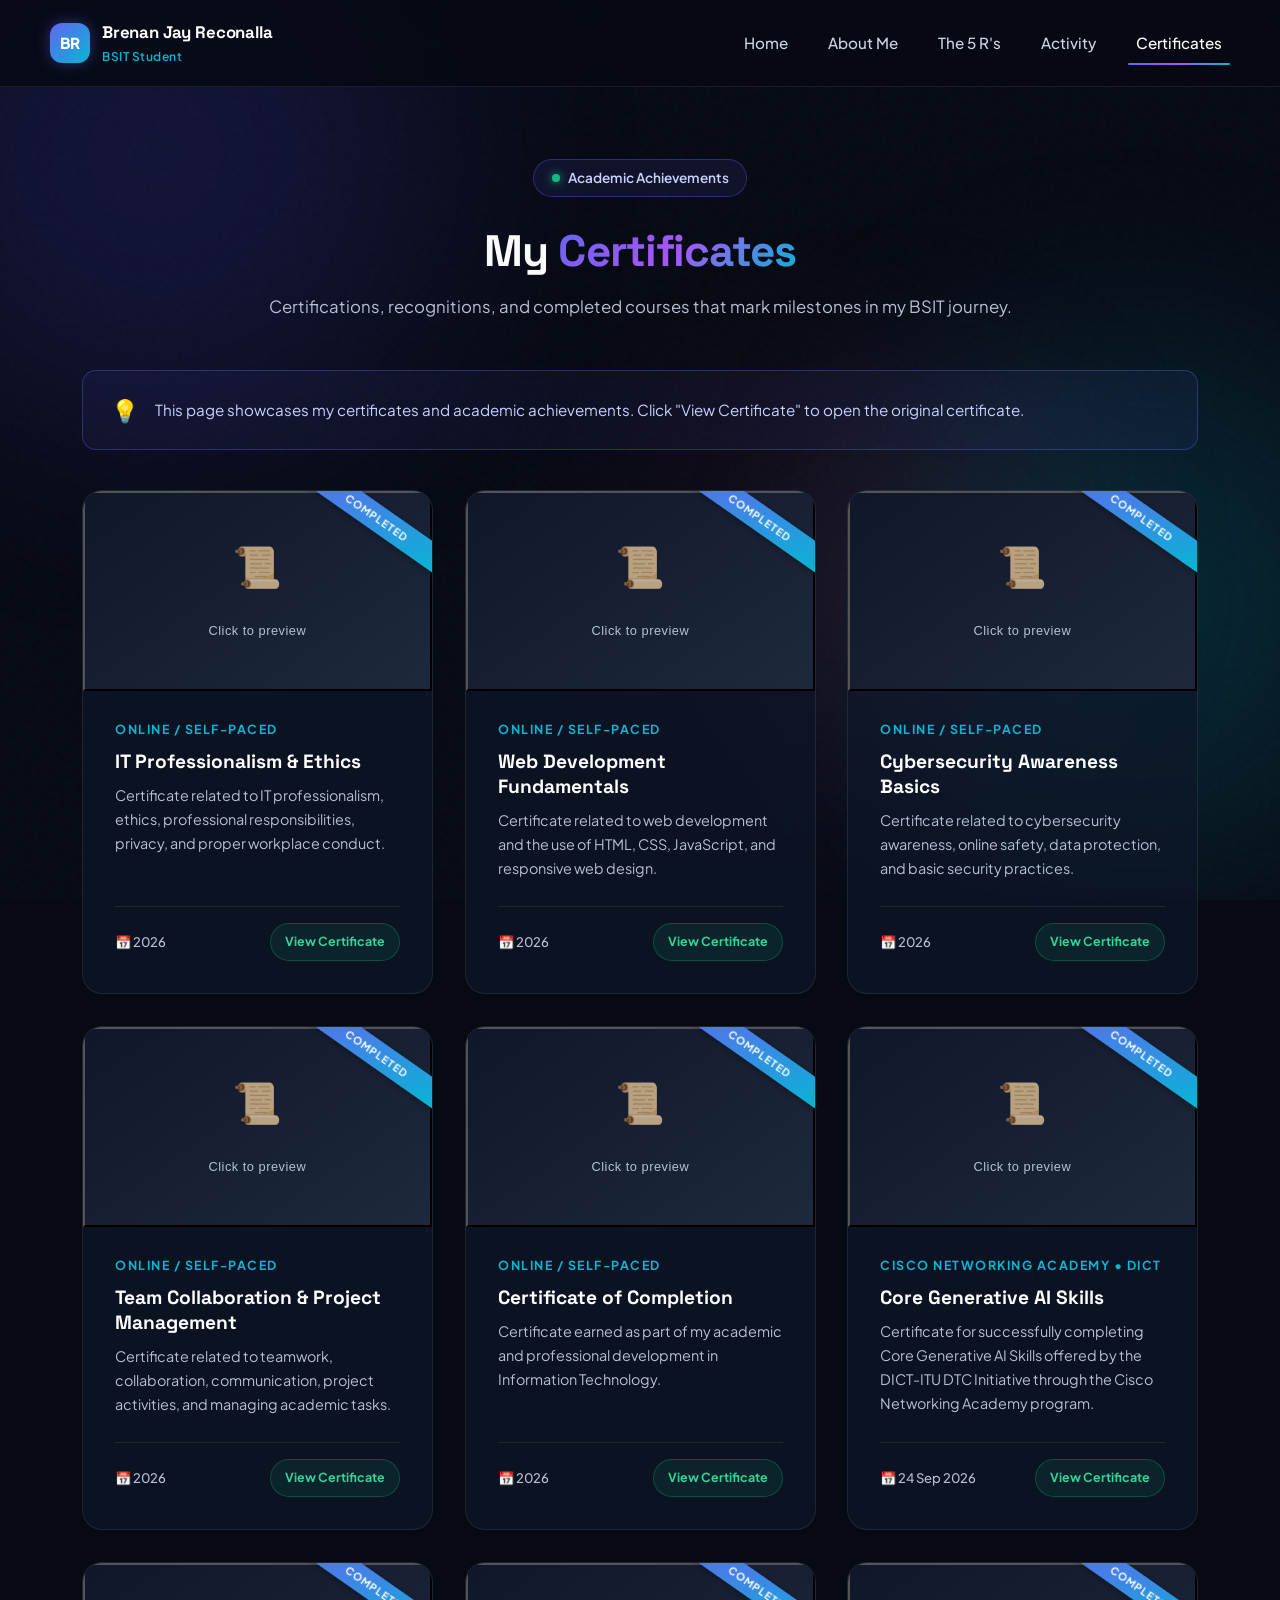
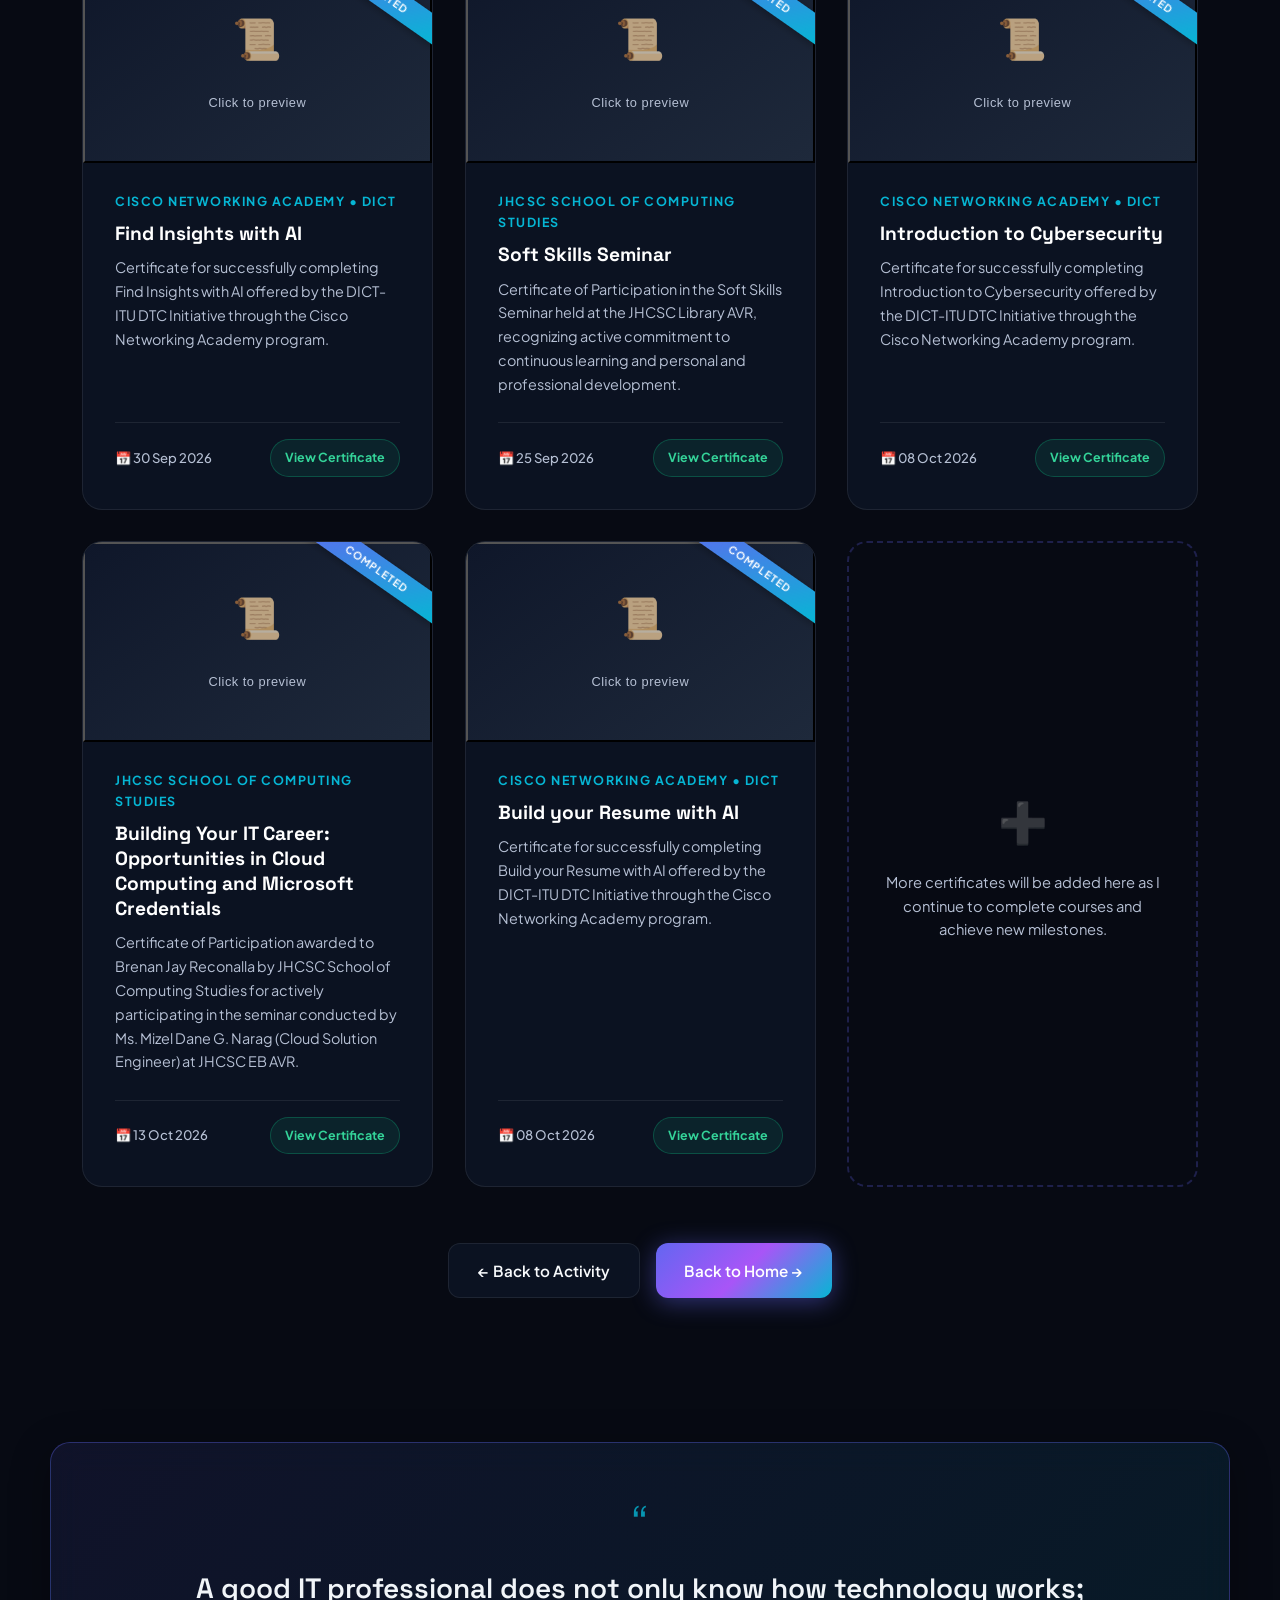
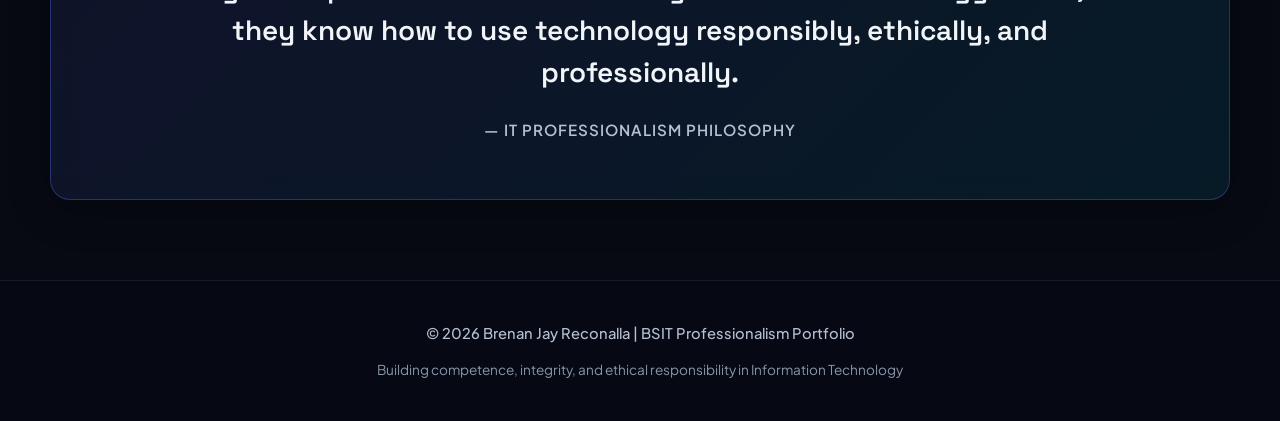
<file: certificate.html>
<!DOCTYPE html>
<html lang="en">
<head>
  <meta charset="UTF-8" />
  <meta name="viewport" content="width=device-width, initial-scale=1.0" />

  <title>Certificates | Brenan Jay Reconalla - IT Professionalism</title>

  <meta
    name="description"
    content="Certificates and academic achievements of Brenan Jay Reconalla, BSIT student."
  />
  <meta name="theme-color" content="#070a13" />
  <link rel="icon" href="data:image/svg+xml,<svg xmlns=%22http://www.w3.org/2000/svg%22 viewBox=%220 0 100 100%22><text y=%22.9em%22 font-size=%2290%22>📜</text></svg>" />

  <!-- Google Fonts Preconnect & Async Swap -->
  <link rel="preconnect" href="https://fonts.googleapis.com" />
  <link rel="preconnect" href="https://fonts.gstatic.com" crossorigin />
  <link rel="preload" as="style" href="https://fonts.googleapis.com/css2?family=Plus+Jakarta+Sans:wght@400;500;600;700;800&family=Space+Grotesk:wght@600;700&display=swap" />
  <link rel="stylesheet" href="https://fonts.googleapis.com/css2?family=Plus+Jakarta+Sans:wght@400;500;600;700;800&family=Space+Grotesk:wght@600;700&display=swap" media="print" onload="this.media='all'" />
  <noscript>
    <link rel="stylesheet" href="https://fonts.googleapis.com/css2?family=Plus+Jakarta+Sans:wght@400;500;600;700;800&family=Space+Grotesk:wght@600;700&display=swap" />
  </noscript>

  <link rel="stylesheet" href="style.css" />

  <style>
    /* ── Certificate Grid ─────────────────────────────────────── */

    .cert-grid {
      display: grid;
      grid-template-columns: repeat(auto-fill, minmax(340px, 1fr));
      gap: 2rem;
      margin-bottom: 3.5rem;
    }

    .cert-card {
      background: var(--bg-surface);
      border: 1px solid var(--border);
      border-radius: var(--card-radius);
      overflow: hidden;
      transition: var(--transition);
      backdrop-filter: blur(12px);
      display: flex;
      flex-direction: column;
    }

    .cert-card:hover {
      transform: translateY(-8px);
      border-color: var(--border-accent);
      box-shadow: 0 20px 50px rgba(0, 0, 0, 0.45);
    }

    /* Certificate Preview */
    .cert-preview {
      position: relative;
      height: 200px;
      display: flex;
      align-items: center;
      justify-content: center;
      overflow: hidden;
      background: #0b1020;
    }

    /* Google Drive PDF & Image Preview */
    .certificate-frame,
    .certificate-image {
      width: 100%;
      height: 200px;
      border: none;
      display: block;
      background: #fff;
      object-fit: cover;
      object-position: center;
      pointer-events: none; /* Disable interaction with preview */
    }

    /* Click-to-preview placeholder */
    .cert-preview-placeholder {
      display: flex;
      flex-direction: column;
      align-items: center;
      justify-content: center;
      gap: 0.75rem;
      width: 100%;
      height: 100%;
      background: linear-gradient(145deg, #0f172a 0%, #1e293b 100%);
      cursor: pointer;
      transition: background 0.3s ease;
    }
    .cert-preview-placeholder:hover {
      background: linear-gradient(145deg, #1e293b 0%, #334155 100%);
    }
    .cert-preview-placeholder .preview-icon {
      font-size: 2.5rem;
      opacity: 0.7;
    }
    .cert-preview-placeholder .preview-label {
      font-size: 0.8rem;
      color: var(--text-muted);
      font-weight: 500;
      letter-spacing: 0.5px;
    }
    .cert-preview.loaded {
      pointer-events: auto;
    }
    .cert-preview.loaded .certificate-frame {
      pointer-events: none;
    }

    /* content-visibility for off-screen cards */
    .cert-card {
      content-visibility: auto;
      contain-intrinsic-size: auto 480px;
    }

    /* Certificate ribbon */
    .cert-ribbon {
      position: absolute;
      z-index: 5;
      top: 14px;
      right: -22px;
      background: linear-gradient(
        135deg,
        var(--primary),
        var(--secondary)
      );
      color: #fff;
      font-size: 0.65rem;
      font-weight: 700;
      text-transform: uppercase;
      letter-spacing: 1px;
      padding: 0.25rem 2.5rem;
      transform: rotate(35deg);
      box-shadow: 0 2px 8px rgba(0, 0, 0, 0.3);
    }

    /* ── Certificate Body ────────────────────────────────────── */

    .cert-body {
      padding: 1.75rem 2rem 2rem;
      flex-grow: 1;
      display: flex;
      flex-direction: column;
      gap: 0.6rem;
    }

    .cert-issuer {
      font-size: 0.78rem;
      font-weight: 700;
      text-transform: uppercase;
      letter-spacing: 1.5px;
      color: var(--secondary);
    }

    .cert-title {
      font-family: "Space Grotesk", sans-serif;
      font-size: 1.2rem;
      font-weight: 700;
      color: #fff;
      line-height: 1.3;
    }

    .cert-desc {
      color: var(--text-muted);
      font-size: 0.9rem;
      line-height: 1.65;
      flex-grow: 1;
    }

    .cert-footer {
      display: flex;
      align-items: center;
      justify-content: space-between;
      gap: 1rem;
      margin-top: 1rem;
      padding-top: 1rem;
      border-top: 1px solid var(--border);
    }

    .cert-date {
      font-size: 0.82rem;
      color: var(--text-muted);
      font-weight: 500;
    }

    /* ── Status / View Button ────────────────────────────────── */

    .cert-status {
      display: inline-flex;
      align-items: center;
      justify-content: center;
      gap: 0.4rem;
      font-size: 0.78rem;
      font-weight: 700;
      padding: 0.45rem 0.85rem;
      border-radius: 999px;
      text-decoration: none;
      transition: 0.3s ease;
      white-space: nowrap;
    }

    .cert-status:hover {
      transform: translateY(-2px);
    }

    .cert-status.earned {
      background: rgba(16, 185, 129, 0.1);
      border: 1px solid rgba(16, 185, 129, 0.3);
      color: #34d399;
    }

    .cert-status.earned:hover {
      background: rgba(16, 185, 129, 0.2);
    }

    .cert-status.in-progress {
      background: rgba(245, 158, 11, 0.1);
      border: 1px solid rgba(245, 158, 11, 0.3);
      color: #fbbf24;
    }

    /* ── Placeholder Card ────────────────────────────────────── */

    .cert-card-placeholder {
      border: 2px dashed rgba(99, 102, 241, 0.25);
      border-radius: var(--card-radius);
      padding: 3rem 2rem;
      display: flex;
      flex-direction: column;
      align-items: center;
      justify-content: center;
      text-align: center;
      gap: 1rem;
      color: var(--text-muted);
      transition: var(--transition);
      cursor: default;
    }

    .cert-card-placeholder:hover {
      border-color: rgba(99, 102, 241, 0.5);
      background: rgba(99, 102, 241, 0.04);
    }

    .placeholder-icon {
      font-size: 2.5rem;
      opacity: 0.5;
    }

    .placeholder-text {
      font-size: 0.92rem;
      line-height: 1.6;
    }

    /* ── Info Banner ──────────────────────────────────────────── */

    .cert-info-banner {
      background: rgba(99, 102, 241, 0.07);
      border: 1px solid var(--border-accent);
      border-radius: 14px;
      padding: 1.25rem 1.75rem;
      display: flex;
      align-items: center;
      gap: 1rem;
      font-size: 0.95rem;
      color: #c7d2fe;
      margin-bottom: 2.5rem;
    }

    .cert-info-banner .info-icon {
      font-size: 1.4rem;
      flex-shrink: 0;
    }

    /* ── Mobile ───────────────────────────────────────────────── */

    @media (max-width: 600px) {
      .cert-grid {
        grid-template-columns: 1fr;
      }

      .cert-footer {
        flex-direction: column;
        align-items: stretch;
      }

      .cert-status {
        width: 100%;
      }
    }
  </style>
</head>

<body>

  <!-- Skip link for keyboard accessibility -->
  <a href="#main-content" class="skip-link">Skip to main content</a>

  <div class="ambient-glow" aria-hidden="true">
    <div class="glow-sphere sphere-1"></div>
    <div class="glow-sphere sphere-2"></div>
    <div class="glow-sphere sphere-3"></div>
  </div>

  <div class="page-wrapper">

    <!-- Header & Navigation -->

    <header>
      <div class="container nav-container">

        <a href="index.html" class="brand" id="nav-brand" aria-label="Brenan Jay Reconalla - Home">
          <div class="brand-avatar" aria-hidden="true">BR</div>
          <div class="brand-info">
            <span class="brand-name">Brenan Jay Reconalla</span>
            <span class="brand-tag">BSIT Student</span>
          </div>
        </a>

        <button
          class="menu-toggle"
          id="menu-btn"
          type="button"
          aria-label="Open navigation menu"
          aria-expanded="false"
          aria-controls="nav-menu"
        >
          <span aria-hidden="true">☰</span>
        </button>

        <nav aria-label="Main navigation">
          <ul class="nav-links" id="nav-menu">

            <li>
              <a href="index.html">
                Home
              </a>
            </li>

            <li>
              <a href="about.html">
                About Me
              </a>
            </li>

            <li>
              <a href="fivers.html">
                The 5 R's
              </a>
            </li>

            <li>
              <a href="activity.html">
                Activity
              </a>
            </li>

            <li>
              <a href="certificate.html" class="active" aria-current="page">
                Certificates
              </a>
            </li>

          </ul>
        </nav>

      </div>
    </header>


    <main id="main-content">

      <!-- Page Header -->

      <section class="page-header container">

        <div class="badge">
          <span class="badge-indicator" aria-hidden="true"></span>
          Academic Achievements
        </div>

        <h1 class="section-heading">
          My <span class="gradient-text">Certificates</span>
        </h1>

        <p class="section-desc">
          Certifications, recognitions, and completed courses that mark
          milestones in my BSIT journey.
        </p>

      </section>


      <section
        class="container"
        style="padding-bottom: 5rem;"
      >

        <!-- Info Banner -->

        <div class="cert-info-banner">

          <span class="info-icon">
            💡
          </span>

          <span>
            This page showcases my certificates and academic achievements.
            Click "View Certificate" to open the original certificate.
          </span>

        </div>


        <!-- Certificates Grid -->

        <div class="cert-grid">


          <!-- Certificate 1 -->

          <div class="cert-card">

            <div class="cert-preview cert-preview-1">

              <span class="cert-ribbon">
                Completed
              </span>

              <button type="button" class="cert-preview-placeholder"
                data-src="https://drive.google.com/file/d/1Du4kTVUiLs4zCQvCEK9Jxfa7Zp4wx9CX/preview"
                data-title="IT Professionalism &amp; Ethics Certificate"
                aria-label="Click to preview IT Professionalism &amp; Ethics certificate">
                <span class="preview-icon" aria-hidden="true">📜</span>
                <span class="preview-label">Click to preview</span>
              </button>

            </div>


            <div class="cert-body">

              <span class="cert-issuer">
                Online / Self-paced
              </span>

              <h2 class="cert-title">
                IT Professionalism &amp; Ethics
              </h2>

              <p class="cert-desc">
                Certificate related to IT professionalism, ethics,
                professional responsibilities, privacy, and proper
                workplace conduct.
              </p>

              <div class="cert-footer">

                <span class="cert-date">
                  📅 2026
                </span>

                <a
                  href="https://drive.google.com/file/d/1Du4kTVUiLs4zCQvCEK9Jxfa7Zp4wx9CX/view"
                  target="_blank"
                  rel="noopener noreferrer"
                  class="cert-status earned">
                  View Certificate
                </a>

              </div>

            </div>

          </div>



          <!-- Certificate 2 -->

          <div class="cert-card">

            <div class="cert-preview cert-preview-2">

              <span class="cert-ribbon">
                Completed
              </span>

              <button type="button" class="cert-preview-placeholder"
                data-src="https://drive.google.com/file/d/1n62i5R5wIvCZeFA6AE91qZiT5TPW2TGH/preview"
                data-title="Web Development Fundamentals Certificate"
                aria-label="Click to preview Web Development Fundamentals certificate">
                <span class="preview-icon" aria-hidden="true">📜</span>
                <span class="preview-label">Click to preview</span>
              </button>

            </div>


            <div class="cert-body">

              <span class="cert-issuer">
                Online / Self-paced
              </span>

              <h2 class="cert-title">
                Web Development Fundamentals
              </h2>

              <p class="cert-desc">
                Certificate related to web development and the use of
                HTML, CSS, JavaScript, and responsive web design.
              </p>

              <div class="cert-footer">

                <span class="cert-date">
                  📅 2026
                </span>

                <a
                  href="https://drive.google.com/file/d/1n62i5R5wIvCZeFA6AE91qZiT5TPW2TGH/view"
                  target="_blank"
                  rel="noopener noreferrer"
                  class="cert-status earned">
                  View Certificate
                </a>

              </div>

            </div>

          </div>



          <!-- Certificate 3 -->

          <div class="cert-card">

            <div class="cert-preview cert-preview-3">

              <span class="cert-ribbon">
                Completed
              </span>

              <button type="button" class="cert-preview-placeholder"
                data-src="https://drive.google.com/file/d/1M3Bzs9UVO5roTbEdaiKmHS15lgGOHnie/preview"
                data-title="Cybersecurity Awareness Basics Certificate"
                aria-label="Click to preview Cybersecurity Awareness Basics certificate">
                <span class="preview-icon" aria-hidden="true">📜</span>
                <span class="preview-label">Click to preview</span>
              </button>

            </div>


            <div class="cert-body">

              <span class="cert-issuer">
                 Online / Self-paced
              </span>

              <h2 class="cert-title">
                Cybersecurity Awareness Basics
              </h2>

              <p class="cert-desc">
                Certificate related to cybersecurity awareness,
                online safety, data protection, and basic security
                practices.
              </p>

              <div class="cert-footer">

                <span class="cert-date">
                  📅 2026
                </span>

                <a
                  href="https://drive.google.com/file/d/1M3Bzs9UVO5roTbEdaiKmHS15lgGOHnie/view"
                  target="_blank"
                  rel="noopener noreferrer"
                  class="cert-status earned">
                  View Certificate
                </a>

              </div>

            </div>

          </div>



          <!-- Certificate 4 -->

          <div class="cert-card">

            <div class="cert-preview cert-preview-4">

              <span class="cert-ribbon">
                Completed
              </span>

              <button type="button" class="cert-preview-placeholder"
                data-src="https://drive.google.com/file/d/1NZ8niZ4Mx4nS2upQjCFhxGEeOIQhkbFV/preview"
                data-title="Team Collaboration &amp; Project Management Certificate"
                aria-label="Click to preview Team Collaboration &amp; Project Management certificate">
                <span class="preview-icon" aria-hidden="true">📜</span>
                <span class="preview-label">Click to preview</span>
              </button>

            </div>

            <div class="cert-body">

              <span class="cert-issuer">
                  Online / Self-paced
              </span>

              <h2 class="cert-title">
                Team Collaboration &amp; Project Management
              </h2>

              <p class="cert-desc">
                Certificate related to teamwork, collaboration,
                communication, project activities, and managing
                academic tasks.
              </p>

              <div class="cert-footer">

                <span class="cert-date">
                  📅 2026
                </span>

                <a
                  href="https://drive.google.com/file/d/1NZ8niZ4Mx4nS2upQjCFhxGEeOIQhkbFV/view"
                  target="_blank"
                  rel="noopener noreferrer"
                  class="cert-status earned">
                  View Certificate
                </a>

              </div>

            </div>

          </div>

          <!-- Certificate 5 -->

          <div class="cert-card">

            <div class="cert-preview cert-preview-1">

              <span class="cert-ribbon">
                Completed
              </span>

              <button type="button" class="cert-preview-placeholder"
                data-src="https://drive.google.com/file/d/1XsIVFn8QdgxgnVj4TJF0PSfvfdcOcUSt/preview"
                data-title="Certificate of Completion"
                aria-label="Click to preview Certificate of Completion">
                <span class="preview-icon" aria-hidden="true">📜</span>
                <span class="preview-label">Click to preview</span>
              </button>

            </div>

            <div class="cert-body">

              <span class="cert-issuer">
                  Online / Self-paced
              </span>

              <h2 class="cert-title">
                Certificate of Completion
              </h2>

              <p class="cert-desc">
                Certificate earned as part of my academic and professional
                development in Information Technology.
              </p>

              <div class="cert-footer">

                <span class="cert-date">
                  📅 2026
                </span>

                <a
                  href="https://drive.google.com/file/d/1XsIVFn8QdgxgnVj4TJF0PSfvfdcOcUSt/view"
                  target="_blank"
                  rel="noopener noreferrer"
                  class="cert-status earned">
                  View Certificate
                </a>

              </div>

            </div>

          </div>
          
          <!-- Certificate 6: Core Generative AI Skills -->

          <div class="cert-card">

            <div class="cert-preview cert-preview-2">

              <span class="cert-ribbon">
                Completed
              </span>

              <button type="button" class="cert-preview-placeholder"
                data-src="https://drive.google.com/file/d/1M3Bzs9UVO5roTbEdaiKmHS15lgGOHnie/preview"
                data-title="Core Generative AI Skills Certificate"
                aria-label="Click to preview Core Generative AI Skills certificate">
                <span class="preview-icon" aria-hidden="true">📜</span>
                <span class="preview-label">Click to preview</span>
              </button>

            </div>

            <div class="cert-body">

              <span class="cert-issuer">
                  Cisco Networking Academy &bull; DICT
              </span>

              <h2 class="cert-title">
                Core Generative AI Skills
              </h2>

              <p class="cert-desc">
                Certificate for successfully completing Core Generative AI Skills offered by the DICT-ITU DTC Initiative through the Cisco Networking Academy program.
              </p>

              <div class="cert-footer">

                <span class="cert-date">
                  📅 24 Sep 2026
                </span>

                <a
                  href="https://drive.google.com/file/d/1M3Bzs9UVO5roTbEdaiKmHS15lgGOHnie/view"
                  target="_blank"
                  rel="noopener noreferrer"
                  class="cert-status earned">
                  View Certificate
                </a>

              </div>

            </div>

          </div>

          <!-- Certificate 7: Find Insights with AI -->

          <div class="cert-card">

            <div class="cert-preview cert-preview-3">

              <span class="cert-ribbon">
                Completed
              </span>

              <button type="button" class="cert-preview-placeholder"
                data-src="https://drive.google.com/file/d/1yy5Z33VHpkRbXGhU38Rt3DlhX16VdKfS/preview"
                data-title="Find Insights with AI Certificate"
                aria-label="Click to preview Find Insights with AI certificate">
                <span class="preview-icon" aria-hidden="true">📜</span>
                <span class="preview-label">Click to preview</span>
              </button>

            </div>

            <div class="cert-body">

              <span class="cert-issuer">
                  Cisco Networking Academy &bull; DICT
              </span>

              <h2 class="cert-title">
                Find Insights with AI
              </h2>

              <p class="cert-desc">
                Certificate for successfully completing Find Insights with AI offered by the DICT-ITU DTC Initiative through the Cisco Networking Academy program.
              </p>

              <div class="cert-footer">

                <span class="cert-date">
                  📅 30 Sep 2026
                </span>

                <a
                  href="https://drive.google.com/file/d/1yy5Z33VHpkRbXGhU38Rt3DlhX16VdKfS/view"
                  target="_blank"
                  rel="noopener noreferrer"
                  class="cert-status earned">
                  View Certificate
                </a>

              </div>

            </div>

          </div>

          <!-- Certificate 8: Soft Skills Seminar -->

          <div class="cert-card">

            <div class="cert-preview cert-preview-4">

              <span class="cert-ribbon">
                Completed
              </span>

              <button type="button" class="cert-preview-placeholder"
                data-src="https://drive.google.com/file/d/16nAE2naWCegETou_yuKaF3CCYFKejMss/preview"
                data-title="Soft Skills Seminar Certificate"
                aria-label="Click to preview Soft Skills Seminar certificate">
                <span class="preview-icon" aria-hidden="true">📜</span>
                <span class="preview-label">Click to preview</span>
              </button>

            </div>

            <div class="cert-body">

              <span class="cert-issuer">
                  JHCSC School of Computing Studies
              </span>

              <h2 class="cert-title">
                Soft Skills Seminar
              </h2>

              <p class="cert-desc">
                Certificate of Participation in the Soft Skills Seminar held at the JHCSC Library AVR, recognizing active commitment to continuous learning and personal and professional development.
              </p>

              <div class="cert-footer">

                <span class="cert-date">
                  📅 25 Sep 2026
                </span>

                <a
                  href="https://drive.google.com/file/d/16nAE2naWCegETou_yuKaF3CCYFKejMss/view?usp=sharing"
                  target="_blank"
                  rel="noopener noreferrer"
                  class="cert-status earned">
                  View Certificate
                </a>

              </div>

            </div>

          </div>


          <!-- Certificate 9: Introduction to Cybersecurity -->

          <div class="cert-card">

            <div class="cert-preview cert-preview-1">

              <span class="cert-ribbon">
                Completed
              </span>

              <button type="button" class="cert-preview-placeholder"
                data-src="https://drive.google.com/file/d/1pIFk97j1j5QaZ0XBD81FpdXCqihFImey/preview"
                data-title="Introduction to Cybersecurity Certificate"
                aria-label="Click to preview Introduction to Cybersecurity certificate">
                <span class="preview-icon" aria-hidden="true">📜</span>
                <span class="preview-label">Click to preview</span>
              </button>

            </div>

            <div class="cert-body">

              <span class="cert-issuer">
                  Cisco Networking Academy &bull; DICT
              </span>

              <h2 class="cert-title">
                Introduction to Cybersecurity
              </h2>

              <p class="cert-desc">
                Certificate for successfully completing Introduction to Cybersecurity offered by the DICT-ITU DTC Initiative through the Cisco Networking Academy program.
              </p>

              <div class="cert-footer">

                <span class="cert-date">
                  📅 08 Oct 2026
                </span>

                <a
                  href="https://drive.google.com/file/d/1pIFk97j1j5QaZ0XBD81FpdXCqihFImey/view"
                  target="_blank"
                  rel="noopener noreferrer"
                  class="cert-status earned">
                  View Certificate
                </a>

              </div>

            </div>

          </div>


          <!-- Certificate 10: Building Your IT Career (Cloud Computing & Microsoft Credentials) -->

          <div class="cert-card">

            <div class="cert-preview cert-preview-2">

              <span class="cert-ribbon">
                Completed
              </span>

              <button type="button" class="cert-preview-placeholder"
                data-src="https://drive.google.com/file/d/1AJgyUiHac4fAmKmEPjxADrd7rVvmC2Yj/preview"
                data-title="Building Your IT Career Certificate"
                aria-label="Click to preview Building Your IT Career certificate">
                <span class="preview-icon" aria-hidden="true">📜</span>
                <span class="preview-label">Click to preview</span>
              </button>

            </div>

            <div class="cert-body">

              <span class="cert-issuer">
                  JHCSC School of Computing Studies
              </span>

              <h2 class="cert-title">
                Building Your IT Career: Opportunities in Cloud Computing and Microsoft Credentials
              </h2>

              <p class="cert-desc">
                Certificate of Participation awarded to Brenan Jay Reconalla by JHCSC School of Computing Studies for actively participating in the seminar conducted by Ms. Mizel Dane G. Narag (Cloud Solution Engineer) at JHCSC EB AVR.
              </p>

              <div class="cert-footer">

                <span class="cert-date">
                  📅 13 Oct 2026
                </span>

                <a
                  href="https://drive.google.com/file/d/1AJgyUiHac4fAmKmEPjxADrd7rVvmC2Yj/view?usp=sharing"
                  target="_blank"
                  rel="noopener noreferrer"
                  class="cert-status earned">
                  View Certificate
                </a>

              </div>

            </div>

          </div>


          <!-- Certificate 11: Build your Resume with AI -->

          <div class="cert-card">

            <div class="cert-preview cert-preview-3">

              <span class="cert-ribbon">
                Completed
              </span>

              <button type="button" class="cert-preview-placeholder"
                data-src="https://drive.google.com/file/d/1bl5aXFdu2W87DsUYeJPgtvCKDtDobkM-/preview"
                data-title="Build your Resume with AI Certificate"
                aria-label="Click to preview Build your Resume with AI certificate">
                <span class="preview-icon" aria-hidden="true">📜</span>
                <span class="preview-label">Click to preview</span>
              </button>

            </div>

            <div class="cert-body">

              <span class="cert-issuer">
                  Cisco Networking Academy &bull; DICT
              </span>

              <h2 class="cert-title">
                Build your Resume with AI
              </h2>

              <p class="cert-desc">
                Certificate for successfully completing Build your Resume with AI offered by the DICT-ITU DTC Initiative through the Cisco Networking Academy program.
              </p>

              <div class="cert-footer">

                <span class="cert-date">
                  📅 08 Oct 2026
                </span>

                <a
                  href="https://drive.google.com/file/d/1bl5aXFdu2W87DsUYeJPgtvCKDtDobkM-/view?usp=sharing"
                  target="_blank"
                  rel="noopener noreferrer"
                  class="cert-status earned">
                  View Certificate
                </a>

              </div>

            </div>

          </div>


          <!-- Placeholder for Future Certificates -->

          <div class="cert-card-placeholder">

            <span class="placeholder-icon" aria-hidden="true">
              ➕
            </span>

            <p class="placeholder-text">
              More certificates will be added here as I continue
              to complete courses and achieve new milestones.
            </p>

          </div>


        </div>


        <!-- Navigation Buttons -->

        <div
          style="
            text-align: center;
            display: flex;
            justify-content: center;
            gap: 1rem;
            flex-wrap: wrap;
          "
        >

          <a
            href="activity.html"
            class="btn btn-outline"
          >
            &larr; Back to Activity
          </a>

          <a
            href="index.html"
            class="btn btn-primary"
          >
            Back to Home &rarr;
          </a>

        </div>

      </section>


      <!-- Quote Banner -->

      <section class="quote-section container">

        <div class="quote-box">

          <div class="quote-icon" aria-hidden="true">
            &ldquo;
          </div>

          <blockquote class="quote-text">
            A good IT professional does not only know how technology
            works; they know how to use technology responsibly,
            ethically, and professionally.
          </blockquote>

          <p class="quote-author">
            &mdash; IT Professionalism Philosophy
          </p>

        </div>

      </section>

    </main>


    <!-- Footer -->

    <footer>

      <div class="container footer-content">

        <p class="footer-copy">
          &copy; 2026 Brenan Jay Reconalla |
          BSIT Professionalism Portfolio
        </p>

        <p class="footer-sub">
          Building competence, integrity, and ethical responsibility
          in Information Technology
        </p>

      </div>

    </footer>

  </div>


  <!-- Navigation & Preview JavaScript -->
  <script>
    const menuBtn = document.getElementById("menu-btn");
    const navMenu = document.getElementById("nav-menu");

    if (menuBtn && navMenu) {
      const toggleMenu = (open) => {
        const isOpen = open !== undefined ? open : !navMenu.classList.contains('show');
        navMenu.classList.toggle('show', isOpen);
        menuBtn.setAttribute('aria-expanded', String(isOpen));
        menuBtn.setAttribute('aria-label', isOpen ? 'Close navigation menu' : 'Open navigation menu');
      };

      menuBtn.addEventListener('click', () => toggleMenu());

      // Close menu on Escape key press
      document.addEventListener('keydown', (e) => {
        if (e.key === 'Escape' && navMenu.classList.contains('show')) {
          toggleMenu(false);
          menuBtn.focus();
        }
      });

      // Close menu when any nav link is clicked
      navMenu.querySelectorAll('a').forEach(link => {
        link.addEventListener('click', () => {
          if (navMenu.classList.contains('show')) {
            toggleMenu(false);
          }
        });
      });
    }

    // Click-to-preview: load iframe only when user clicks
    document.querySelectorAll('.cert-preview-placeholder').forEach(btn => {
      btn.addEventListener('click', () => {
        const preview = btn.closest('.cert-preview');
        const iframe = document.createElement('iframe');
        iframe.className = 'certificate-frame';
        iframe.src = btn.dataset.src;
        iframe.title = btn.dataset.title;
        iframe.loading = 'lazy';
        preview.classList.add('loaded');
        btn.replaceWith(iframe);
      }, { once: true });
    });
  </script>

</body>
</html>
</file>
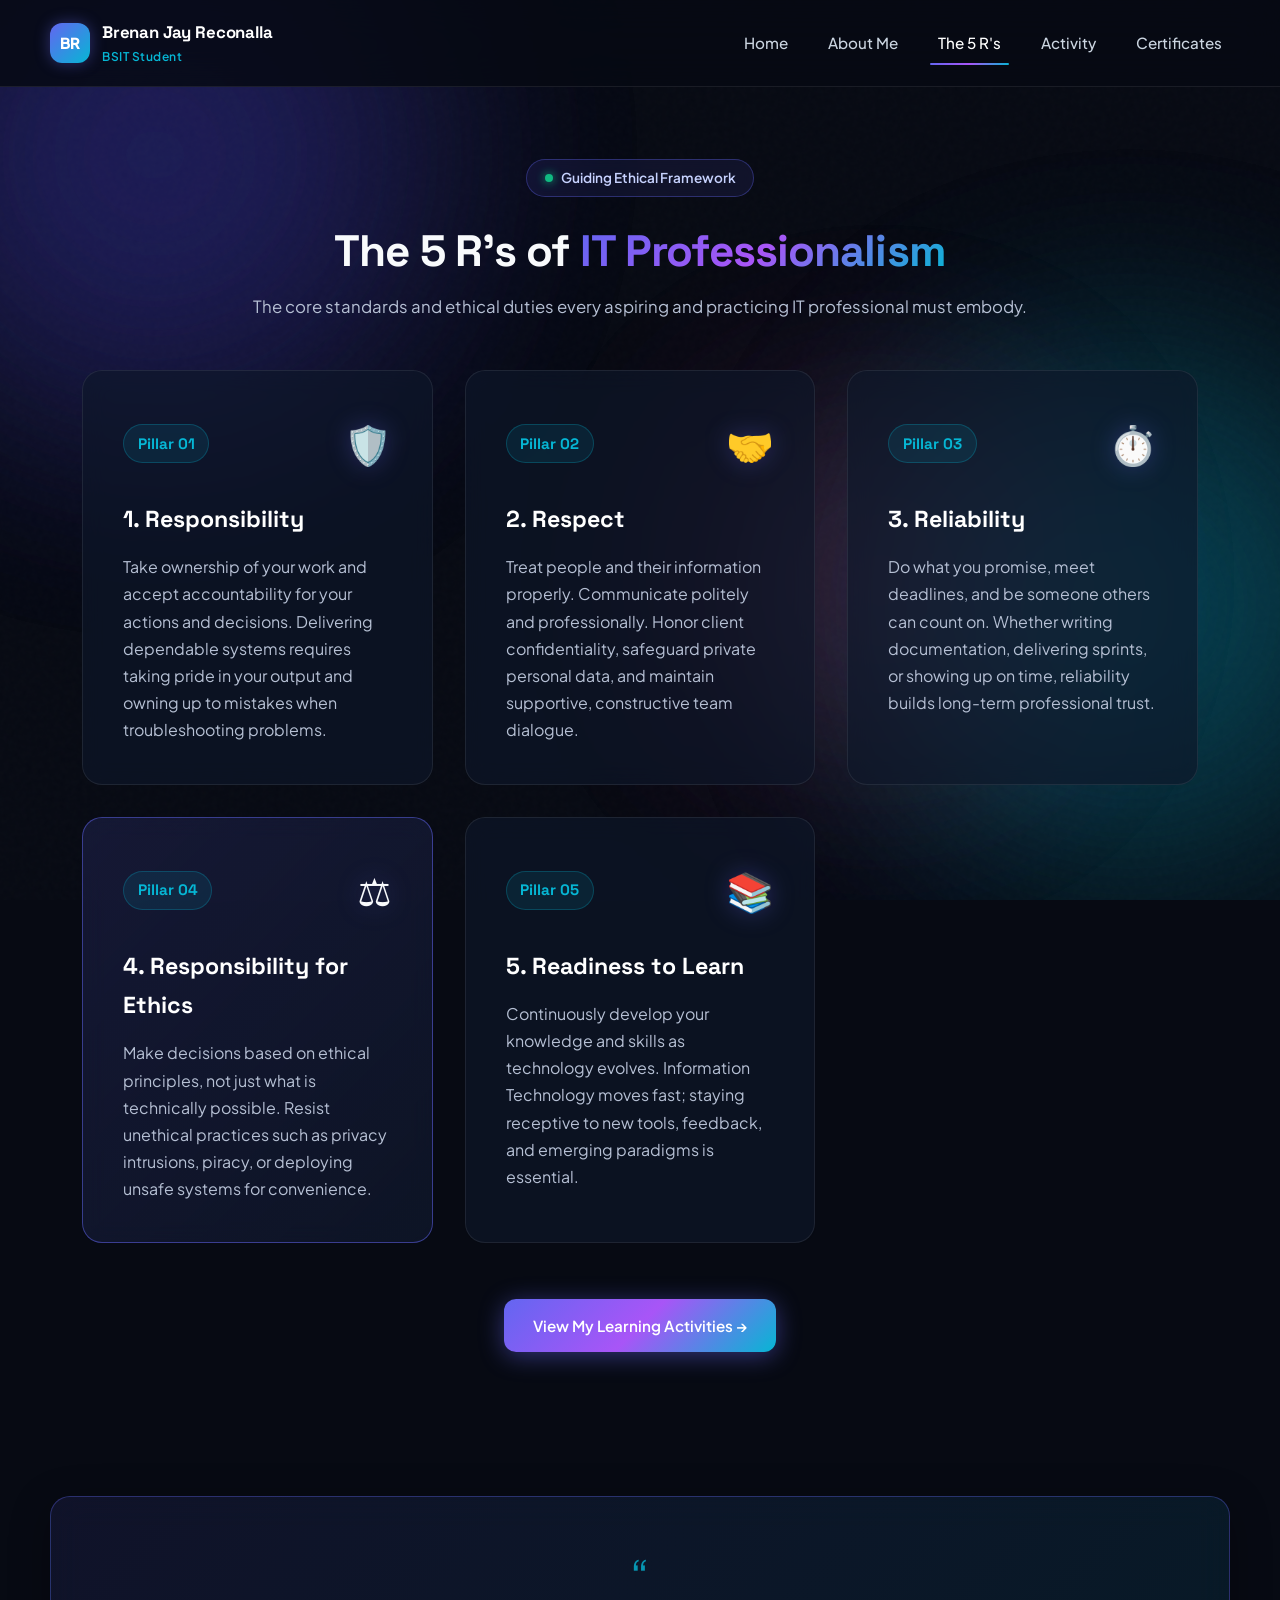
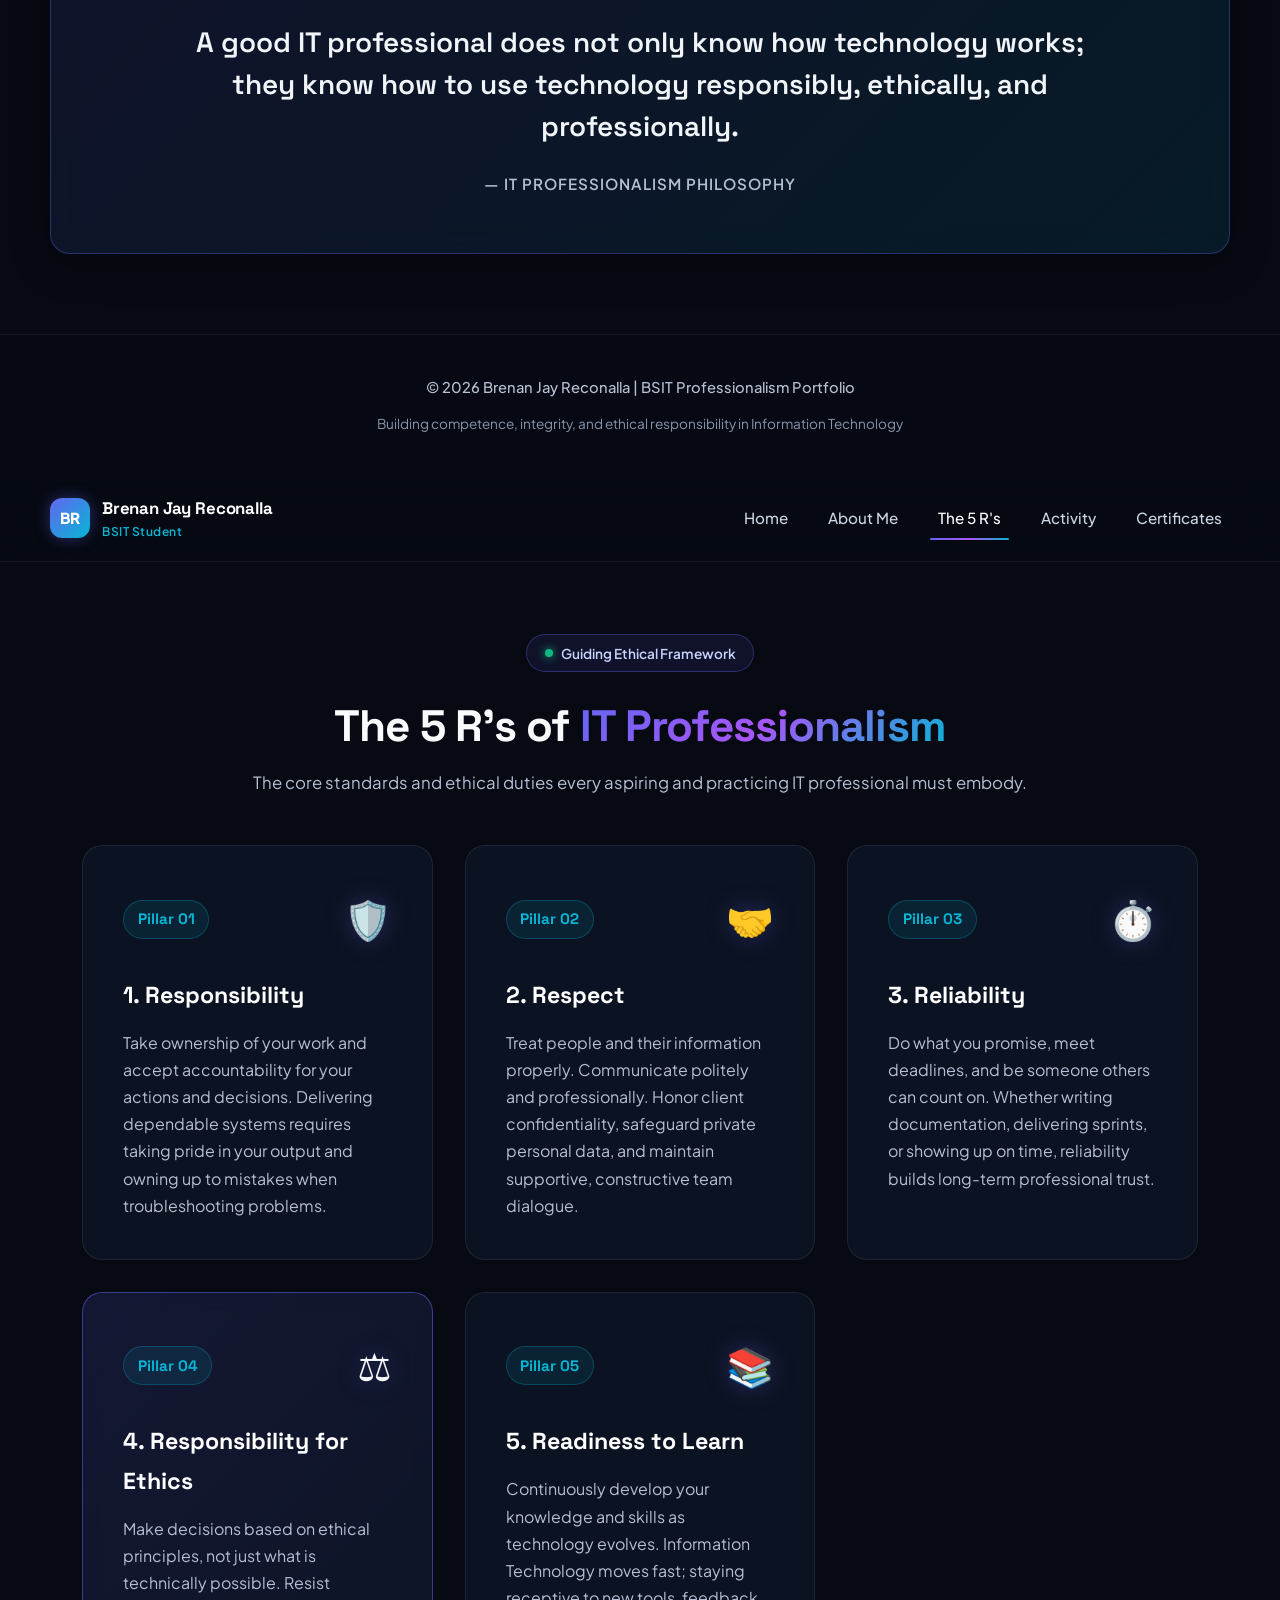
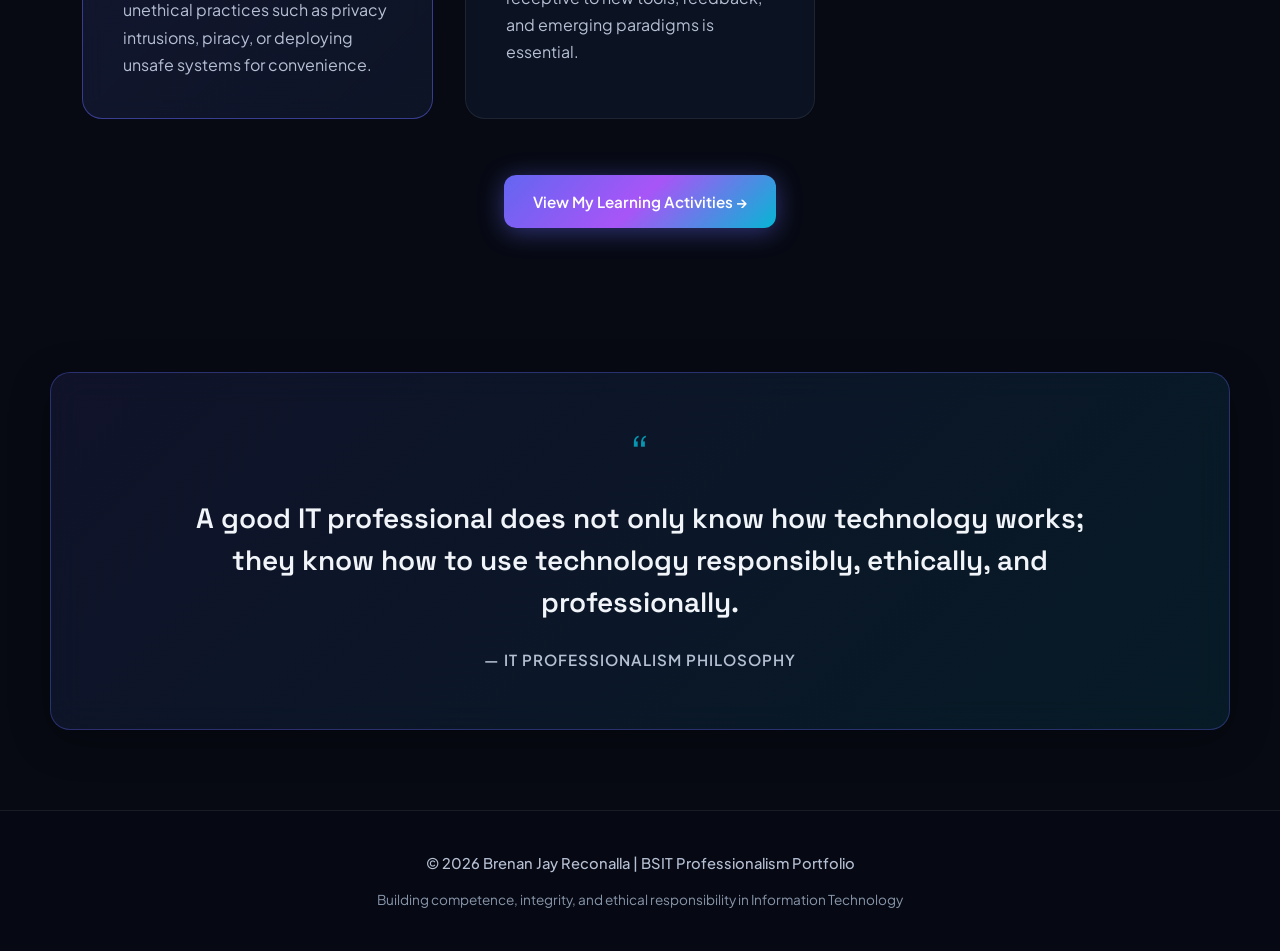
<file: fivers.html>
<!DOCTYPE html>
<html lang="en">
<head>
  <meta charset="UTF-8" />
  <meta name="viewport" content="width=device-width, initial-scale=1.0" />
  <title>The 5 R's of IT Professionalism | Brenan Jay Reconalla</title>
  <meta name="description" content="Explore the 5 R's of IT Professionalism: Responsibility, Respect, Reliability, Responsibility for Ethics, and Readiness to Learn." />
  <meta name="theme-color" content="#070a13" />
  <link rel="icon" href="data:image/svg+xml,<svg xmlns=%22http://www.w3.org/2000/svg%22 viewBox=%220 0 100 100%22><text y=%22.9em%22 font-size=%2290%22>🛡️</text></svg>" />

  <!-- Google Fonts Preconnect & Async Swap -->
  <link rel="preconnect" href="https://fonts.googleapis.com" />
  <link rel="preconnect" href="https://fonts.gstatic.com" crossorigin />
  <link rel="preload" as="style" href="https://fonts.googleapis.com/css2?family=Plus+Jakarta+Sans:wght@400;500;600;700;800&family=Space+Grotesk:wght@600;700&display=swap" />
  <link rel="stylesheet" href="https://fonts.googleapis.com/css2?family=Plus+Jakarta+Sans:wght@400;500;600;700;800&family=Space+Grotesk:wght@600;700&display=swap" media="print" onload="this.media='all'" />
  <noscript>
    <link rel="stylesheet" href="https://fonts.googleapis.com/css2?family=Plus+Jakarta+Sans:wght@400;500;600;700;800&family=Space+Grotesk:wght@600;700&display=swap" />
  </noscript>

  <!-- Shared Stylesheet -->
  <link rel="stylesheet" href="style.css" />
</head>
<body>

  <!-- Skip link for keyboard accessibility -->
  <a href="#main-content" class="skip-link">Skip to main content</a>

  <!-- Ambient Glow Background -->
  <div class="ambient-glow" aria-hidden="true">
    <div class="glow-sphere sphere-1"></div>
    <div class="glow-sphere sphere-2"></div>
    <div class="glow-sphere sphere-3"></div>
  </div>

  <div class="page-wrapper">
    <!-- Header & Navigation -->
    <header>
      <div class="container nav-container">
        <a href="index.html" class="brand" id="nav-brand" aria-label="Brenan Jay Reconalla - Home">
          <div class="brand-avatar" aria-hidden="true">BR</div>
          <div class="brand-info">
            <span class="brand-name">Brenan Jay Reconalla</span>
            <span class="brand-tag">BSIT Student</span>
          </div>
        </a>

        <button class="menu-toggle" id="menu-btn" type="button" aria-label="Open navigation menu" aria-expanded="false" aria-controls="nav-menu">
          <span aria-hidden="true">☰</span>
        </button>

        <nav aria-label="Main navigation">
          <ul class="nav-links" id="nav-menu">
            <li><a href="index.html">Home</a></li>
            <li><a href="about.html">About Me</a></li>
            <li><a href="fivers.html" class="active" aria-current="page">The 5 R's</a></li>
            <li><a href="activity.html">Activity</a></li>
            <li><a href="certificate.html">Certificates</a></li>
          </ul>
        </nav>
      </div>
    </header>

    <main id="main-content">
      <!-- Page Header -->
      <section class="page-header container">
        <div class="badge">
          <span class="badge-indicator" aria-hidden="true"></span>
          Guiding Ethical Framework
        </div>
        <h1 class="section-heading">The 5 R's of <span class="gradient-text">IT Professionalism</span></h1>
        <p class="section-desc">The core standards and ethical duties every aspiring and practicing IT professional must embody.</p>
      </section>

      <!-- The 5 R's Cards Grid -->
      <section class="container" style="padding-bottom: 5rem;">
        <div class="five-rs-grid">
          <!-- 1. Responsibility -->
          <article class="r-card">
            <div class="r-card-header">
              <span class="r-number">Pillar 01</span>
              <span class="r-icon" aria-hidden="true">🛡️</span>
            </div>
            <h2 class="r-title">1. Responsibility</h2>
            <p class="r-desc">
              Take ownership of your work and accept accountability for your actions and decisions. Delivering dependable systems requires taking pride in your output and owning up to mistakes when troubleshooting problems.
            </p>
          </article>

          <!-- 2. Respect -->
          <article class="r-card">
            <div class="r-card-header">
              <span class="r-number">Pillar 02</span>
              <span class="r-icon" aria-hidden="true">🤝</span>
            </div>
            <h2 class="r-title">2. Respect</h2>
            <p class="r-desc">
              Treat people and their information properly. Communicate politely and professionally. Honor client confidentiality, safeguard private personal data, and maintain supportive, constructive team dialogue.
            </p>
          </article>

          <!-- 3. Reliability -->
          <article class="r-card">
            <div class="r-card-header">
              <span class="r-number">Pillar 03</span>
              <span class="r-icon" aria-hidden="true">⏱️</span>
            </div>
            <h2 class="r-title">3. Reliability</h2>
            <p class="r-desc">
              Do what you promise, meet deadlines, and be someone others can count on. Whether writing documentation, delivering sprints, or showing up on time, reliability builds long-term professional trust.
            </p>
          </article>

          <!-- 4. Responsibility for Ethics -->
          <article class="r-card highlight">
            <div class="r-card-header">
              <span class="r-number">Pillar 04</span>
              <span class="r-icon" aria-hidden="true">⚖️</span>
            </div>
            <h2 class="r-title">4. Responsibility for Ethics</h2>
            <p class="r-desc">
              Make decisions based on ethical principles, not just what is technically possible. Resist unethical practices such as privacy intrusions, piracy, or deploying unsafe systems for convenience.
            </p>
          </article>

          <!-- 5. Readiness to Learn -->
          <article class="r-card">
            <div class="r-card-header">
              <span class="r-number">Pillar 05</span>
              <span class="r-icon" aria-hidden="true">📚</span>
            </div>
            <h2 class="r-title">5. Readiness to Learn</h2>
            <p class="r-desc">
              Continuously develop your knowledge and skills as technology evolves. Information Technology moves fast; staying receptive to new tools, feedback, and emerging paradigms is essential.
            </p>
          </article>
        </div>

        <!-- Next Page Navigation Banner -->
        <div style="margin-top: 3.5rem; text-align: center;">
          <a href="activity.html" class="btn btn-primary" id="btn-goto-activities">
            View My Learning Activities &rarr;
          </a>
        </div>
      </section>

      <!-- Quote Banner Section -->
      <section class="quote-section container">
        <div class="quote-box">
          <div class="quote-icon" aria-hidden="true">&ldquo;</div>
          <blockquote class="quote-text">
            A good IT professional does not only know how technology works; they know how to use technology responsibly, ethically, and professionally.
          </blockquote>
          <p class="quote-author">&mdash; IT Professionalism Philosophy</p>
        </div>
      </section>
    </main>

    <!-- Footer -->
    <footer>
      <div class="container footer-content">
        <p class="footer-copy">&copy; 2026 Brenan Jay Reconalla | BSIT Professionalism Portfolio</p>
        <p class="footer-sub">Building competence, integrity, and ethical responsibility in Information Technology</p>
      </div>
    </footer>
  </div>

  <script>
    // Mobile navigation toggle with accessibility keyboard support
    const menuBtn = document.getElementById('menu-btn');
    const navMenu = document.getElementById('nav-menu');

    if (menuBtn && navMenu) {
      const toggleMenu = (open) => {
        const isOpen = open !== undefined ? open : !navMenu.classList.contains('show');
        navMenu.classList.toggle('show', isOpen);
        menuBtn.setAttribute('aria-expanded', String(isOpen));
        menuBtn.setAttribute('aria-label', isOpen ? 'Close navigation menu' : 'Open navigation menu');
      };

      menuBtn.addEventListener('click', () => toggleMenu());

      // Close menu on Escape key press
      document.addEventListener('keydown', (e) => {
        if (e.key === 'Escape' && navMenu.classList.contains('show')) {
          toggleMenu(false);
          menuBtn.focus();
        }
      });

      // Close menu when any nav link is clicked
      navMenu.querySelectorAll('a').forEach(link => {
        link.addEventListener('click', () => {
          if (navMenu.classList.contains('show')) {
            toggleMenu(false);
          }
        });
      });
    }
  </script>
</body>
</html>
<!DOCTYPE html>
<html lang="en">
<head>
  <meta charset="UTF-8" />
  <meta name="viewport" content="width=device-width, initial-scale=1.0" />
  <title>The 5 R's of IT Professionalism | Brenan Jay Reconalla</title>
  <meta name="description" content="Explore the 5 R's of IT Professionalism: Responsibility, Respect, Reliability, Responsibility for Ethics, and Readiness to Learn." />
  <meta name="theme-color" content="#070a13" />
  <link rel="icon" href="data:image/svg+xml,<svg xmlns=%22http://www.w3.org/2000/svg%22 viewBox=%220 0 100 100%22><text y=%22.9em%22 font-size=%2290%22>🛡️</text></svg>" />

  <!-- Google Fonts Preconnect & Async Swap -->
  <link rel="preconnect" href="https://fonts.googleapis.com" />
  <link rel="preconnect" href="https://fonts.gstatic.com" crossorigin />
  <link rel="preload" as="style" href="https://fonts.googleapis.com/css2?family=Plus+Jakarta+Sans:wght@400;500;600;700;800&family=Space+Grotesk:wght@600;700&display=swap" />
  <link rel="stylesheet" href="https://fonts.googleapis.com/css2?family=Plus+Jakarta+Sans:wght@400;500;600;700;800&family=Space+Grotesk:wght@600;700&display=swap" media="print" onload="this.media='all'" />
  <noscript>
    <link rel="stylesheet" href="https://fonts.googleapis.com/css2?family=Plus+Jakarta+Sans:wght@400;500;600;700;800&family=Space+Grotesk:wght@600;700&display=swap" />
  </noscript>

  <!-- Shared Stylesheet -->
  <link rel="stylesheet" href="style.css" />
</head>
<body>

  <!-- Skip link for keyboard accessibility -->
  <a href="#main-content" class="skip-link">Skip to main content</a>

  <!-- Ambient Glow Background -->
  <div class="ambient-glow" aria-hidden="true">
    <div class="glow-sphere sphere-1"></div>
    <div class="glow-sphere sphere-2"></div>
    <div class="glow-sphere sphere-3"></div>
  </div>

  <div class="page-wrapper">
    <!-- Header & Navigation -->
    <header>
      <div class="container nav-container">
        <a href="index.html" class="brand" id="nav-brand" aria-label="Brenan Jay Reconalla - Home">
          <div class="brand-avatar" aria-hidden="true">BR</div>
          <div class="brand-info">
            <span class="brand-name">Brenan Jay Reconalla</span>
            <span class="brand-tag">BSIT Student</span>
          </div>
        </a>

        <button class="menu-toggle" id="menu-btn" type="button" aria-label="Open navigation menu" aria-expanded="false" aria-controls="nav-menu">
          <span aria-hidden="true">☰</span>
        </button>

        <nav aria-label="Main navigation">
          <ul class="nav-links" id="nav-menu">
            <li><a href="index.html">Home</a></li>
            <li><a href="about.html">About Me</a></li>
            <li><a href="fivers.html" class="active" aria-current="page">The 5 R's</a></li>
            <li><a href="activity.html">Activity</a></li>
            <li><a href="certificate.html">Certificates</a></li>
          </ul>
        </nav>
      </div>
    </header>

    <main id="main-content">
      <!-- Page Header -->
      <section class="page-header container">
        <div class="badge">
          <span class="badge-indicator" aria-hidden="true"></span>
          Guiding Ethical Framework
        </div>
        <h1 class="section-heading">The 5 R's of <span class="gradient-text">IT Professionalism</span></h1>
        <p class="section-desc">The core standards and ethical duties every aspiring and practicing IT professional must embody.</p>
      </section>

      <!-- The 5 R's Cards Grid -->
      <section class="container" style="padding-bottom: 5rem;">
        <div class="five-rs-grid">
          <!-- 1. Responsibility -->
          <article class="r-card">
            <div class="r-card-header">
              <span class="r-number">Pillar 01</span>
              <span class="r-icon" aria-hidden="true">🛡️</span>
            </div>
            <h2 class="r-title">1. Responsibility</h2>
            <p class="r-desc">
              Take ownership of your work and accept accountability for your actions and decisions. Delivering dependable systems requires taking pride in your output and owning up to mistakes when troubleshooting problems.
            </p>
          </article>

          <!-- 2. Respect -->
          <article class="r-card">
            <div class="r-card-header">
              <span class="r-number">Pillar 02</span>
              <span class="r-icon" aria-hidden="true">🤝</span>
            </div>
            <h2 class="r-title">2. Respect</h2>
            <p class="r-desc">
              Treat people and their information properly. Communicate politely and professionally. Honor client confidentiality, safeguard private personal data, and maintain supportive, constructive team dialogue.
            </p>
          </article>

          <!-- 3. Reliability -->
          <article class="r-card">
            <div class="r-card-header">
              <span class="r-number">Pillar 03</span>
              <span class="r-icon" aria-hidden="true">⏱️</span>
            </div>
            <h2 class="r-title">3. Reliability</h2>
            <p class="r-desc">
              Do what you promise, meet deadlines, and be someone others can count on. Whether writing documentation, delivering sprints, or showing up on time, reliability builds long-term professional trust.
            </p>
          </article>

          <!-- 4. Responsibility for Ethics -->
          <article class="r-card highlight">
            <div class="r-card-header">
              <span class="r-number">Pillar 04</span>
              <span class="r-icon" aria-hidden="true">⚖️</span>
            </div>
            <h2 class="r-title">4. Responsibility for Ethics</h2>
            <p class="r-desc">
              Make decisions based on ethical principles, not just what is technically possible. Resist unethical practices such as privacy intrusions, piracy, or deploying unsafe systems for convenience.
            </p>
          </article>

          <!-- 5. Readiness to Learn -->
          <article class="r-card">
            <div class="r-card-header">
              <span class="r-number">Pillar 05</span>
              <span class="r-icon" aria-hidden="true">📚</span>
            </div>
            <h2 class="r-title">5. Readiness to Learn</h2>
            <p class="r-desc">
              Continuously develop your knowledge and skills as technology evolves. Information Technology moves fast; staying receptive to new tools, feedback, and emerging paradigms is essential.
            </p>
          </article>
        </div>

        <!-- Next Page Navigation Banner -->
        <div style="margin-top: 3.5rem; text-align: center;">
          <a href="activity.html" class="btn btn-primary" id="btn-goto-activities">
            View My Learning Activities &rarr;
          </a>
        </div>
      </section>

      <!-- Quote Banner Section -->
      <section class="quote-section container">
        <div class="quote-box">
          <div class="quote-icon" aria-hidden="true">&ldquo;</div>
          <blockquote class="quote-text">
            A good IT professional does not only know how technology works; they know how to use technology responsibly, ethically, and professionally.
          </blockquote>
          <p class="quote-author">&mdash; IT Professionalism Philosophy</p>
        </div>
      </section>
    </main>

    <!-- Footer -->
    <footer>
      <div class="container footer-content">
        <p class="footer-copy">&copy; 2026 Brenan Jay Reconalla | BSIT Professionalism Portfolio</p>
        <p class="footer-sub">Building competence, integrity, and ethical responsibility in Information Technology</p>
      </div>
    </footer>
  </div>

  <script>
    // Mobile navigation toggle with accessibility keyboard support
    const menuBtn = document.getElementById('menu-btn');
    const navMenu = document.getElementById('nav-menu');

    if (menuBtn && navMenu) {
      const toggleMenu = (open) => {
        const isOpen = open !== undefined ? open : !navMenu.classList.contains('show');
        navMenu.classList.toggle('show', isOpen);
        menuBtn.setAttribute('aria-expanded', String(isOpen));
        menuBtn.setAttribute('aria-label', isOpen ? 'Close navigation menu' : 'Open navigation menu');
      };

      menuBtn.addEventListener('click', () => toggleMenu());

      // Close menu on Escape key press
      document.addEventListener('keydown', (e) => {
        if (e.key === 'Escape' && navMenu.classList.contains('show')) {
          toggleMenu(false);
          menuBtn.focus();
        }
      });

      // Close menu when any nav link is clicked
      navMenu.querySelectorAll('a').forEach(link => {
        link.addEventListener('click', () => {
          if (navMenu.classList.contains('show')) {
            toggleMenu(false);
          }
        });
      });
    }
  </script>
</body>
</html>
</file>
<file: style.css>
:root {
  --bg: #070a13;
  --bg-surface: rgba(15, 23, 42, 0.65);
  --bg-surface-hover: rgba(30, 41, 59, 0.75);
  --border: rgba(255, 255, 255, 0.08);
  --border-accent: rgba(99, 102, 241, 0.35);
  --primary: #6366f1;
  --primary-gradient: linear-gradient(135deg, #6366f1 0%, #a855f7 50%, #06b6d4 100%);
  --secondary: #06b6d4;
  --accent: #ec4899;
  --text: #f8fafc;
  --text-muted: #b6c0d4;
  --card-radius: 20px;
  --transition: all 0.3s cubic-bezier(0.4, 0, 0.2, 1);
}

* {
  margin: 0;
  padding: 0;
  box-sizing: border-box;
}

html {
  scroll-behavior: smooth;
}

body {
  font-family: 'Plus Jakarta Sans', system-ui, -apple-system, BlinkMacSystemFont, 'Segoe UI', Roboto, Helvetica, Arial, sans-serif;
  background-color: var(--bg);
  color: var(--text);
  line-height: 1.7;
  overflow-x: hidden;
  min-height: 100vh;
  position: relative;
  display: flex;
  flex-direction: column;
}

/* Ambient Background Glow */
.ambient-glow {
  position: fixed;
  inset: 0;
  pointer-events: none;
  z-index: 0;
  overflow: hidden;
}

.glow-sphere {
  position: absolute;
  border-radius: 50%;
  filter: blur(120px);
  opacity: 0.18;
  will-change: transform;
  transform: translateZ(0);
}

.sphere-1 {
  width: 550px;
  height: 550px;
  background: #4f46e5;
  top: -120px;
  left: -120px;
  animation: floatOrb 22s infinite alternate ease-in-out;
}

.sphere-2 {
  width: 500px;
  height: 500px;
  background: #06b6d4;
  bottom: 5%;
  right: -100px;
  animation: floatOrb 26s infinite alternate-reverse ease-in-out;
}

.sphere-3 {
  width: 350px;
  height: 350px;
  background: #ec4899;
  top: 45%;
  left: 55%;
  animation: floatOrb 18s infinite alternate ease-in-out;
  opacity: 0.12;
}

@keyframes floatOrb {
  0% { transform: translate(0, 0) scale(1); }
  100% { transform: translate(60px, 80px) scale(1.1); }
}

/* Noise Texture */
body::before {
  content: "";
  position: fixed;
  inset: 0;
  background-image: url("data:image/svg+xml,%3Csvg viewBox='0 0 200 200' xmlns='http://www.w3.org/2000/svg'%3E%3Cfilter id='noiseFilter'%3E%3CfeTurbulence type='fractalNoise' baseFrequency='0.8' numOctaves='3' stitchTiles='stitch'/%3E%3C/filter%3E%3Crect width='100%25' height='100%25' filter='url(%23noiseFilter)' opacity='0.02'/%3E%3C/svg%3E");
  pointer-events: none;
  z-index: 1;
}

.page-wrapper {
  position: relative;
  z-index: 2;
  display: flex;
  flex-direction: column;
  min-height: 100vh;
}

main {
  flex: 1;
}

/* Container */
.container {
  max-width: 1180px;
  margin: 0 auto;
  padding: 0 2rem;
}

/* Header & Navigation */
header {
  position: sticky;
  top: 0;
  z-index: 100;
  background: rgba(7, 10, 19, 0.85);
  backdrop-filter: blur(20px);
  border-bottom: 1px solid var(--border);
  transition: var(--transition);
}

.nav-container {
  display: flex;
  justify-content: space-between;
  align-items: center;
  padding: 1.15rem 0;
}

.brand {
  display: flex;
  align-items: center;
  gap: 0.75rem;
  text-decoration: none;
  color: #fff;
}

.brand-avatar {
  width: 40px;
  height: 40px;
  border-radius: 12px;
  background: linear-gradient(135deg, var(--primary), var(--secondary));
  display: flex;
  align-items: center;
  justify-content: center;
  font-weight: 800;
  font-size: 0.95rem;
  color: #fff;
  box-shadow: 0 0 15px rgba(99, 102, 241, 0.4);
}

.brand-info {
  display: flex;
  flex-direction: column;
}

.brand-name {
  font-family: 'Space Grotesk', sans-serif;
  font-weight: 700;
  font-size: 1.05rem;
  letter-spacing: -0.01em;
}

.brand-tag {
  font-size: 0.75rem;
  color: var(--secondary);
  font-weight: 600;
  letter-spacing: 0.5px;
}

/* Skip to Content for Keyboard Accessibility */
.skip-link {
  position: absolute;
  top: -999px;
  left: 1rem;
  background: var(--primary);
  color: #fff;
  padding: 0.75rem 1.25rem;
  border-radius: 8px;
  font-weight: 600;
  text-decoration: none;
  z-index: 1000;
  transition: top 0.2s ease;
  box-shadow: 0 4px 15px rgba(0, 0, 0, 0.4);
}

.skip-link:focus {
  top: 1rem;
}

/* Keyboard Focus Ring */
a:focus-visible,
button:focus-visible,
.menu-toggle:focus-visible {
  outline: 2px solid var(--primary);
  outline-offset: 3px;
}

.nav-links {
  display: flex;
  list-style: none;
  gap: 1.5rem;
  align-items: center;
}

.nav-links a {
  color: #cbd5e1;
  text-decoration: none;
  font-size: 0.95rem;
  font-weight: 500;
  position: relative;
  transition: var(--transition);
  padding: 0.5rem 0.5rem;
  display: inline-flex;
  align-items: center;
  min-height: 44px;
}

.nav-links a:hover,
.nav-links a.active {
  color: #fff;
}

.nav-links a::after {
  content: '';
  position: absolute;
  bottom: 0;
  left: 0;
  width: 0%;
  height: 2px;
  background: var(--primary-gradient);
  transition: var(--transition);
  border-radius: 2px;
}

.nav-links a:hover::after,
.nav-links a.active::after {
  width: 100%;
}

/* Mobile Nav Toggle */
.menu-toggle {
  display: none;
  background: transparent;
  border: 1px solid transparent;
  color: var(--text);
  font-size: 1.5rem;
  cursor: pointer;
  min-width: 48px;
  min-height: 48px;
  padding: 0.5rem;
  align-items: center;
  justify-content: center;
  border-radius: 10px;
  transition: var(--transition);
}

.menu-toggle:hover {
  background: rgba(255, 255, 255, 0.06);
  border-color: var(--border);
}

/* Badge */
.badge {
  display: inline-flex;
  align-items: center;
  gap: 0.5rem;
  background: rgba(99, 102, 241, 0.1);
  border: 1px solid var(--border-accent);
  padding: 0.4rem 1.1rem;
  border-radius: 999px;
  font-size: 0.85rem;
  font-weight: 600;
  color: #c7d2fe;
  margin-bottom: 1.75rem;
  backdrop-filter: blur(8px);
}

.badge-indicator {
  width: 8px;
  height: 8px;
  border-radius: 50%;
  background: #10b981;
  box-shadow: 0 0 10px #10b981;
  animation: pulse 2s infinite;
}

@keyframes pulse {
  0%, 100% { opacity: 1; transform: scale(1); }
  50% { opacity: 0.5; transform: scale(1.2); }
}

/* Typography & Titles */
.gradient-text {
  background: var(--primary-gradient);
  -webkit-background-clip: text;
  background-clip: text;
  -webkit-text-fill-color: transparent;
}

.section {
  padding: 5rem 0;
}

.page-header {
  padding: 4.5rem 0 3rem;
  text-align: center;
}

.section-header {
  text-align: center;
  max-width: 740px;
  margin: 0 auto 3.5rem;
}

.section-tag {
  font-family: 'Space Grotesk', sans-serif;
  font-size: 0.8rem;
  text-transform: uppercase;
  letter-spacing: 2px;
  color: var(--secondary);
  font-weight: 700;
  margin-bottom: 0.75rem;
  display: block;
}

.section-heading {
  font-family: 'Space Grotesk', sans-serif;
  font-size: clamp(2rem, 3.5vw, 2.75rem);
  font-weight: 700;
  letter-spacing: -0.02em;
  line-height: 1.2;
  margin-bottom: 1rem;
}

.section-desc {
  color: var(--text-muted);
  font-size: 1.05rem;
  line-height: 1.7;
}

/* Buttons */
.btn {
  display: inline-flex;
  align-items: center;
  gap: 0.5rem;
  padding: 0.85rem 1.8rem;
  border-radius: 12px;
  font-size: 0.95rem;
  font-weight: 600;
  text-decoration: none;
  cursor: pointer;
  transition: var(--transition);
}

.btn-primary {
  background: var(--primary-gradient);
  color: #fff;
  box-shadow: 0 4px 25px rgba(99, 102, 241, 0.45);
  border: none;
}

.btn-primary:hover {
  transform: translateY(-3px);
  box-shadow: 0 8px 30px rgba(99, 102, 241, 0.65);
}

.btn-outline {
  background: var(--bg-surface);
  color: var(--text);
  border: 1px solid var(--border);
  backdrop-filter: blur(10px);
}

.btn-outline:hover {
  background: var(--bg-surface-hover);
  border-color: rgba(255, 255, 255, 0.2);
  transform: translateY(-3px);
}

/* Hero (Home Page) */
.hero {
  padding: 6.5rem 0 4.5rem;
  text-align: center;
  display: flex;
  flex-direction: column;
  align-items: center;
}

.hero-title {
  font-family: 'Space Grotesk', sans-serif;
  font-size: clamp(2.4rem, 5.5vw, 4.2rem);
  font-weight: 800;
  line-height: 1.15;
  letter-spacing: -0.03em;
  max-width: 950px;
  margin-bottom: 1.25rem;
}

.hero-subtitle {
  font-size: 1.2rem;
  color: var(--text-muted);
  max-width: 680px;
  margin-bottom: 2.5rem;
  font-weight: 400;
}

.hero-buttons {
  display: flex;
  gap: 1.2rem;
  flex-wrap: wrap;
  justify-content: center;
}

.hero-avatar-box {
  width: 120px;
  height: 120px;
  margin: 0 auto 1.5rem;
  border-radius: 50%;
  overflow: hidden;
  border: 3px solid var(--border-accent);
  box-shadow: 0 10px 30px rgba(0, 0, 0, 0.5), 0 0 20px rgba(99, 102, 241, 0.3);
  background: linear-gradient(135deg, rgba(99, 102, 241, 0.2), rgba(6, 182, 212, 0.2));
  transition: var(--transition);
}

.hero-avatar-box:hover {
  transform: scale(1.05);
  border-color: var(--primary);
  box-shadow: 0 15px 40px rgba(99, 102, 241, 0.45);
}

.hero-avatar-img {
  width: 100%;
  height: 100%;
  object-fit: cover;
  object-position: center 15%;
  display: block;
}

/* Home Overview Preview Cards */
.preview-grid {
  display: grid;
  grid-template-columns: repeat(auto-fit, minmax(300px, 1fr));
  gap: 1.75rem;
  margin-top: 3rem;
}

.preview-card {
  background: var(--bg-surface);
  border: 1px solid var(--border);
  border-radius: var(--card-radius);
  padding: 2.5rem;
  transition: var(--transition);
  display: flex;
  flex-direction: column;
  backdrop-filter: blur(12px);
}

.preview-card:hover {
  transform: translateY(-8px);
  border-color: var(--border-accent);
  box-shadow: 0 15px 35px rgba(0, 0, 0, 0.4);
}

.preview-icon {
  font-size: 2.5rem;
  margin-bottom: 1.25rem;
  display: inline-block;
}

.preview-title {
  font-family: 'Space Grotesk', sans-serif;
  font-size: 1.4rem;
  font-weight: 700;
  color: #fff;
  margin-bottom: 0.75rem;
}

.preview-desc {
  color: var(--text-muted);
  font-size: 0.95rem;
  line-height: 1.7;
  margin-bottom: 1.75rem;
  flex-grow: 1;
}

.preview-link {
  color: var(--secondary);
  text-decoration: none;
  font-weight: 600;
  font-size: 0.95rem;
  display: inline-flex;
  align-items: center;
  gap: 0.5rem;
  transition: var(--transition);
}

.preview-link:hover {
  gap: 0.75rem;
  color: #fff;
}

/* About Page Specific Styles */
.about-card {
  background: var(--bg-surface);
  border: 1px solid var(--border);
  border-radius: var(--card-radius);
  padding: 3.5rem;
  display: grid;
  grid-template-columns: 280px 1fr;
  gap: 3.5rem;
  align-items: center;
  position: relative;
  overflow: hidden;
  backdrop-filter: blur(12px);
  margin-bottom: 3rem;
}

.about-card::before {
  content: '';
  position: absolute;
  top: 0;
  left: 0;
  width: 100%;
  height: 3px;
  background: var(--primary-gradient);
}

.profile-visual {
  display: flex;
  flex-direction: column;
  align-items: center;
  text-align: center;
  gap: 1.2rem;
}

.avatar-wrapper {
  position: relative;
}

.avatar-box {
  width: 160px;
  height: 160px;
  border-radius: 30px;
  background: linear-gradient(135deg, rgba(99, 102, 241, 0.2), rgba(6, 182, 212, 0.2));
  border: 2px solid var(--border-accent);
  display: flex;
  align-items: center;
  justify-content: center;
  overflow: hidden;
  box-shadow: 0 10px 30px rgba(0, 0, 0, 0.4);
  position: relative;
}

.avatar-img {
  width: 100%;
  height: 100%;
  object-fit: cover;
  object-position: center 15%;
  display: block;
  transition: transform 0.4s ease;
}

.avatar-box:hover .avatar-img {
  transform: scale(1.06);
}

.status-pill {
  display: inline-flex;
  align-items: center;
  gap: 0.4rem;
  padding: 0.3rem 0.8rem;
  background: rgba(16, 185, 129, 0.1);
  border: 1px solid rgba(16, 185, 129, 0.3);
  border-radius: 999px;
  font-size: 0.75rem;
  font-weight: 600;
  color: #34d399;
}

.about-content h2 {
  font-family: 'Space Grotesk', sans-serif;
  font-size: 2rem;
  font-weight: 700;
  color: #fff;
  margin-bottom: 0.25rem;
}

.degree-title {
  color: var(--secondary);
  font-size: 1.1rem;
  font-weight: 600;
  margin-bottom: 1.5rem;
  display: inline-block;
}

.about-bio {
  color: #cbd5e1;
  font-size: 1.08rem;
  line-height: 1.8;
  margin-bottom: 2rem;
}

.pillars-mini-grid {
  display: grid;
  grid-template-columns: repeat(auto-fit, minmax(200px, 1fr));
  gap: 1.25rem;
}

.mini-pill {
  background: rgba(255, 255, 255, 0.03);
  border: 1px solid var(--border);
  border-radius: 14px;
  padding: 1.2rem;
  display: flex;
  flex-direction: column;
  gap: 0.5rem;
}

.mini-pill-header {
  display: flex;
  align-items: center;
  gap: 0.6rem;
  font-weight: 700;
  color: #fff;
  font-size: 1rem;
}

.mini-pill-header span {
  font-size: 1.4rem;
}

.mini-pill p {
  color: var(--text-muted);
  font-size: 0.88rem;
  line-height: 1.5;
}

/* 5 R's Page Styles */
.five-rs-grid {
  display: grid;
  grid-template-columns: repeat(auto-fit, minmax(320px, 1fr));
  gap: 2rem;
}

.r-card {
  background: var(--bg-surface);
  border: 1px solid var(--border);
  border-radius: var(--card-radius);
  padding: 2.5rem;
  transition: var(--transition);
  display: flex;
  flex-direction: column;
  position: relative;
  overflow: hidden;
  backdrop-filter: blur(12px);
}

.r-card:hover {
  transform: translateY(-8px);
  border-color: var(--border-accent);
  background: var(--bg-surface-hover);
  box-shadow: 0 15px 35px rgba(0, 0, 0, 0.4);
}

.r-card-header {
  display: flex;
  align-items: center;
  justify-content: space-between;
  margin-bottom: 1.5rem;
}

.r-number {
  font-family: 'Space Grotesk', sans-serif;
  font-size: 0.95rem;
  font-weight: 700;
  color: var(--secondary);
  background: rgba(6, 182, 212, 0.1);
  padding: 0.35rem 0.85rem;
  border-radius: 999px;
  border: 1px solid rgba(6, 182, 212, 0.25);
}

.r-icon {
  font-size: 2.4rem;
  filter: drop-shadow(0 0 12px rgba(99, 102, 241, 0.3));
}

.r-title {
  font-family: 'Space Grotesk', sans-serif;
  font-size: 1.45rem;
  font-weight: 700;
  color: #fff;
  margin-bottom: 0.85rem;
}

.r-desc {
  color: var(--text-muted);
  font-size: 1rem;
  line-height: 1.7;
}

.r-card.highlight {
  border-color: rgba(99, 102, 241, 0.5);
  background: linear-gradient(135deg, rgba(99, 102, 241, 0.15), rgba(15, 23, 42, 0.8));
}

/* Activity Page Styles */
.activities-grid {
  display: grid;
  grid-template-columns: repeat(auto-fit, minmax(330px, 1fr));
  gap: 2rem;
}

.activity-card {
  background: var(--bg-surface);
  border: 1px solid var(--border);
  border-radius: var(--card-radius);
  padding: 2.5rem;
  transition: var(--transition);
  backdrop-filter: blur(12px);
  display: flex;
  flex-direction: column;
}

.activity-card:hover {
  border-color: rgba(255, 255, 255, 0.2);
  transform: translateY(-6px);
  box-shadow: 0 15px 35px rgba(0, 0, 0, 0.35);
}

.activity-badge {
  font-size: 0.8rem;
  font-weight: 700;
  text-transform: uppercase;
  letter-spacing: 1px;
  color: #a5b4fc;
  margin-bottom: 1rem;
  display: inline-block;
}

.activity-title {
  font-family: 'Space Grotesk', sans-serif;
  font-size: 1.35rem;
  font-weight: 700;
  margin-bottom: 0.85rem;
  color: #fff;
}

.activity-desc {
  color: var(--text-muted);
  font-size: 0.98rem;
  line-height: 1.7;
  margin-bottom: 1.5rem;
  flex-grow: 1;
}

.activity-takeaway {
  background: rgba(255, 255, 255, 0.03);
  border: 1px solid var(--border);
  border-radius: 12px;
  padding: 1rem;
  font-size: 0.88rem;
  color: #cbd5e1;
}

.activity-takeaway strong {
  color: var(--secondary);
}

/* Reflection Paper Card */
.reflection-card {
  background: var(--bg-surface);
  border: 1px solid var(--border);
  border-radius: var(--card-radius);
  overflow: hidden;
  backdrop-filter: blur(12px);
  margin-bottom: 3.5rem;
  position: relative;
}

.reflection-card::before {
  content: '';
  position: absolute;
  top: 0; left: 0; width: 100%; height: 4px;
  background: var(--primary-gradient);
}

.reflection-header {
  padding: 3rem 3.5rem 2rem;
  border-bottom: 1px solid var(--border);
  background: linear-gradient(135deg, rgba(99, 102, 241, 0.06), rgba(6, 182, 212, 0.04));
}

.reflection-title {
  font-family: 'Space Grotesk', sans-serif;
  font-size: clamp(1.6rem, 3vw, 2.2rem);
  font-weight: 700;
  color: #fff;
  margin: 0.5rem 0 0.75rem;
  letter-spacing: -0.02em;
}

.reflection-intro {
  color: var(--text-muted);
  font-size: 1.05rem;
  line-height: 1.7;
}

.reflection-body {
  padding: 2.5rem 3.5rem 3rem;
  display: flex;
  flex-direction: column;
  gap: 0.25rem;
}

.reflection-paragraph {
  padding: 1.5rem 0;
  border-bottom: 1px solid rgba(255, 255, 255, 0.04);
}

.reflection-paragraph:last-child {
  border-bottom: none;
  padding-bottom: 0;
}

.reflection-paragraph p {
  color: #cbd5e1;
  font-size: 1.05rem;
  line-height: 1.85;
}

/* Personal Commitment Section */
.commitment-section {
  margin-bottom: 1rem;
}

.commitment-header {
  text-align: center;
  max-width: 720px;
  margin: 0 auto 2.5rem;
}

.commitment-grid {
  display: grid;
  grid-template-columns: repeat(auto-fit, minmax(280px, 1fr));
  gap: 1.75rem;
}

.commitment-card {
  background: var(--bg-surface);
  border: 1px solid var(--border);
  border-radius: var(--card-radius);
  padding: 2.25rem;
  transition: var(--transition);
  backdrop-filter: blur(12px);
  text-align: center;
  display: flex;
  flex-direction: column;
  align-items: center;
  gap: 1rem;
}

.commitment-card:hover {
  transform: translateY(-6px);
  border-color: var(--border-accent);
  box-shadow: 0 15px 35px rgba(0, 0, 0, 0.4);
}

.commitment-icon {
  font-size: 2.5rem;
  filter: drop-shadow(0 0 12px rgba(99, 102, 241, 0.4));
}

.commitment-card h3 {
  font-family: 'Space Grotesk', sans-serif;
  font-size: 1.15rem;
  font-weight: 700;
  color: #fff;
}

.commitment-card p {
  color: var(--text-muted);
  font-size: 0.95rem;
  line-height: 1.7;
}

/* Quote Banner */
.quote-section {
  padding: 4rem 0 5rem;
}

.quote-box {
  background: linear-gradient(135deg, rgba(99, 102, 241, 0.1), rgba(6, 182, 212, 0.1));
  border: 1px solid var(--border-accent);
  border-radius: var(--card-radius);
  padding: 3.5rem 3rem;
  text-align: center;
  position: relative;
  backdrop-filter: blur(16px);
  box-shadow: 0 10px 40px rgba(0, 0, 0, 0.3);
}

.quote-icon {
  font-size: 3rem;
  color: var(--secondary);
  line-height: 1;
  margin-bottom: 1.25rem;
  opacity: 0.8;
}

.quote-text {
  font-family: 'Space Grotesk', sans-serif;
  font-size: clamp(1.2rem, 2.5vw, 1.75rem);
  font-weight: 600;
  line-height: 1.5;
  color: #f1f5f9;
  max-width: 900px;
  margin: 0 auto 1.5rem;
}

.quote-author {
  font-size: 0.95rem;
  color: var(--text-muted);
  letter-spacing: 1px;
  text-transform: uppercase;
  font-weight: 600;
}

/* Footer */
footer {
  border-top: 1px solid var(--border);
  padding: 2.5rem 0;
  background: rgba(7, 10, 19, 0.95);
  text-align: center;
  color: var(--text-muted);
  font-size: 0.92rem;
  margin-top: auto;
}

.footer-content {
  display: flex;
  flex-direction: column;
  align-items: center;
  gap: 0.75rem;
}

.footer-copy {
  font-weight: 500;
}

.footer-sub {
  font-size: 0.85rem;
  color: #8896ab;
}

/* Skip rendering of off-screen cards until needed */
.cert-card, .pillar-card, .activity-card, .accordion-item, .preview-card {
  content-visibility: auto;
  contain-intrinsic-size: auto 400px;
}

/* Reduced motion preference */
@media (prefers-reduced-motion: reduce) {
  *, *::before, *::after {
    animation-duration: 0.01ms !important;
    animation-iteration-count: 1 !important;
    transition-duration: 0.01ms !important;
    scroll-behavior: auto !important;
  }
}

/* Responsive */
@media (max-width: 860px) {
  .glow-sphere {
    filter: blur(65px);
  }
  .sphere-1 { width: 300px; height: 300px; }
  .sphere-2 { width: 260px; height: 260px; }
  .sphere-3 { width: 200px; height: 200px; }

  .about-card {
    grid-template-columns: 1fr;
    padding: 2.5rem;
    gap: 2.5rem;
  }
  .nav-links {
    display: none;
    position: absolute;
    top: 100%;
    left: 0;
    width: 100%;
    background: rgba(7, 10, 19, 0.98);
    backdrop-filter: blur(20px);
    flex-direction: column;
    padding: 1rem 1.25rem;
    border-bottom: 1px solid var(--border);
    gap: 0.35rem;
  }
  .nav-links a {
    display: flex;
    align-items: center;
    width: 100%;
    min-height: 48px;
    padding: 0.75rem 1rem;
    font-size: 1rem;
    border-radius: 8px;
  }
  .nav-links a:hover,
  .nav-links a.active {
    background: rgba(99, 102, 241, 0.12);
  }
  .nav-links.show {
    display: flex;
  }
  .menu-toggle {
    display: inline-flex;
  }
}
</file>
